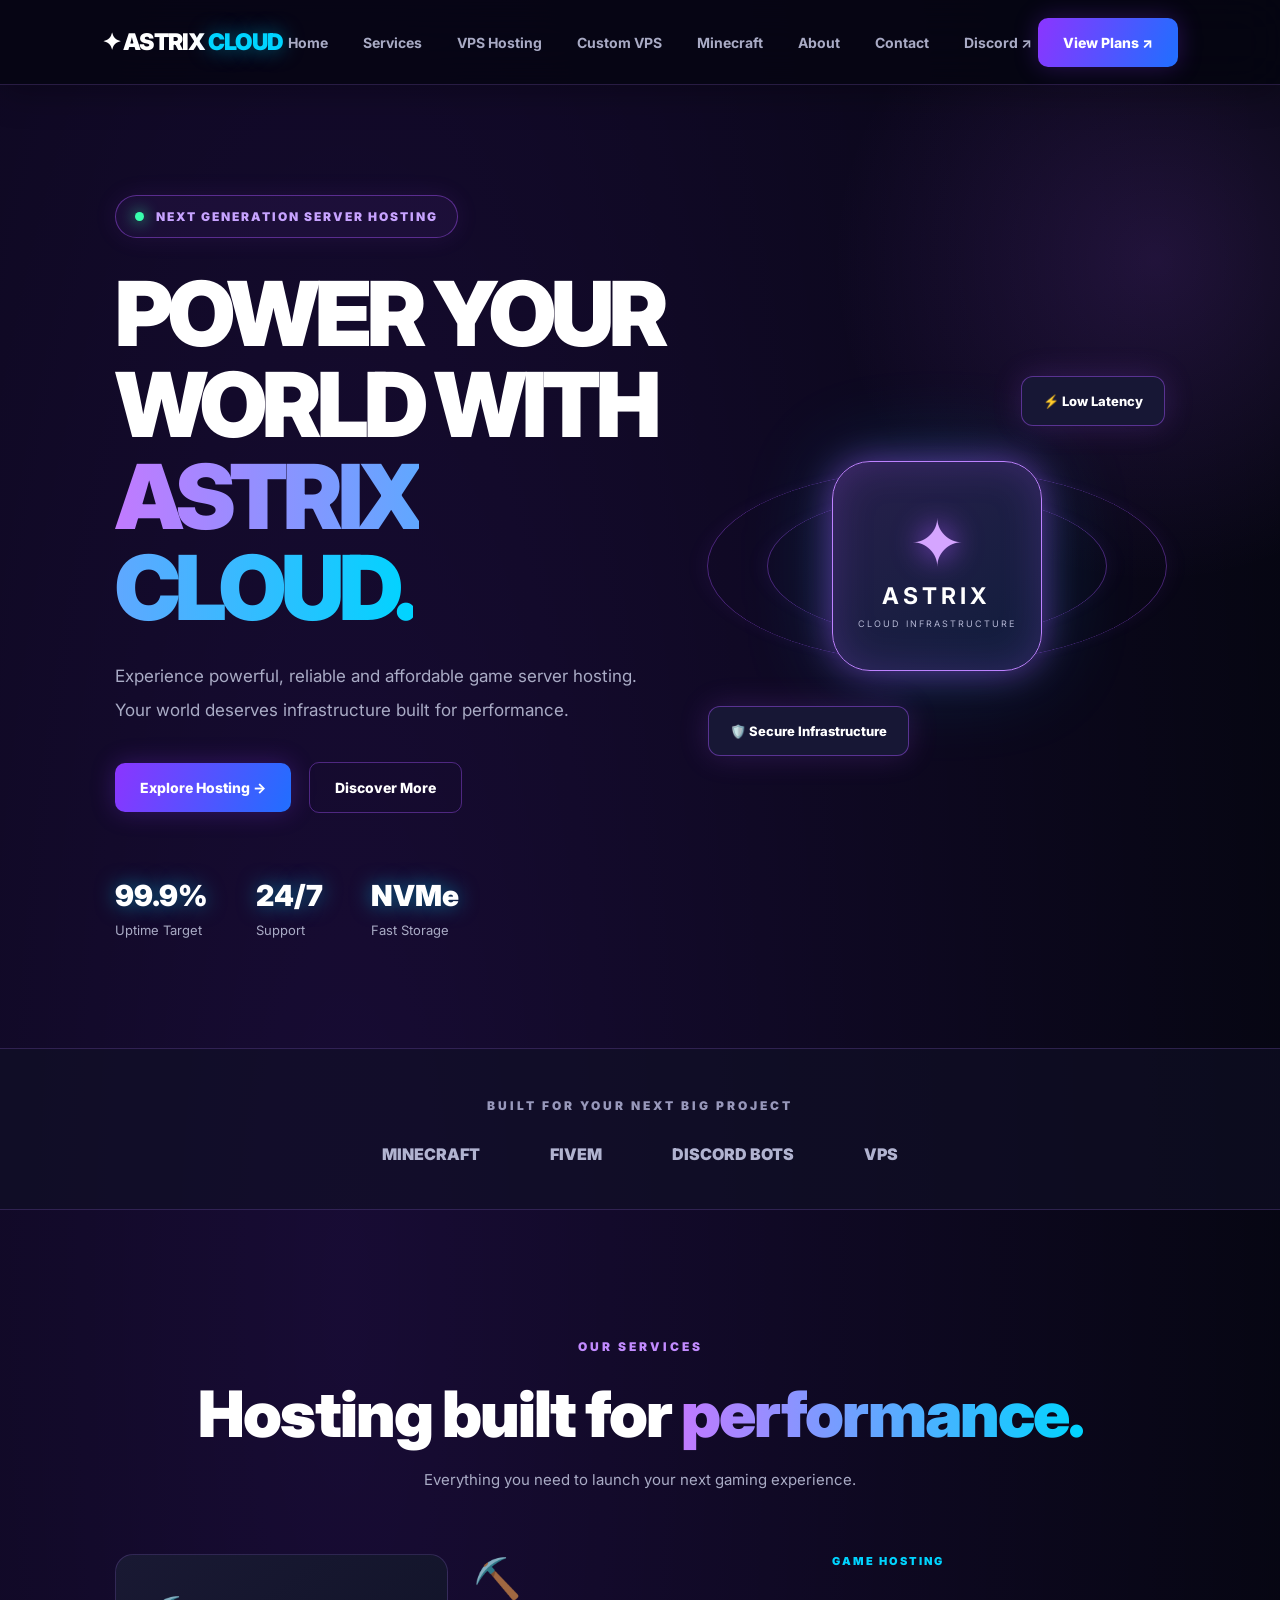
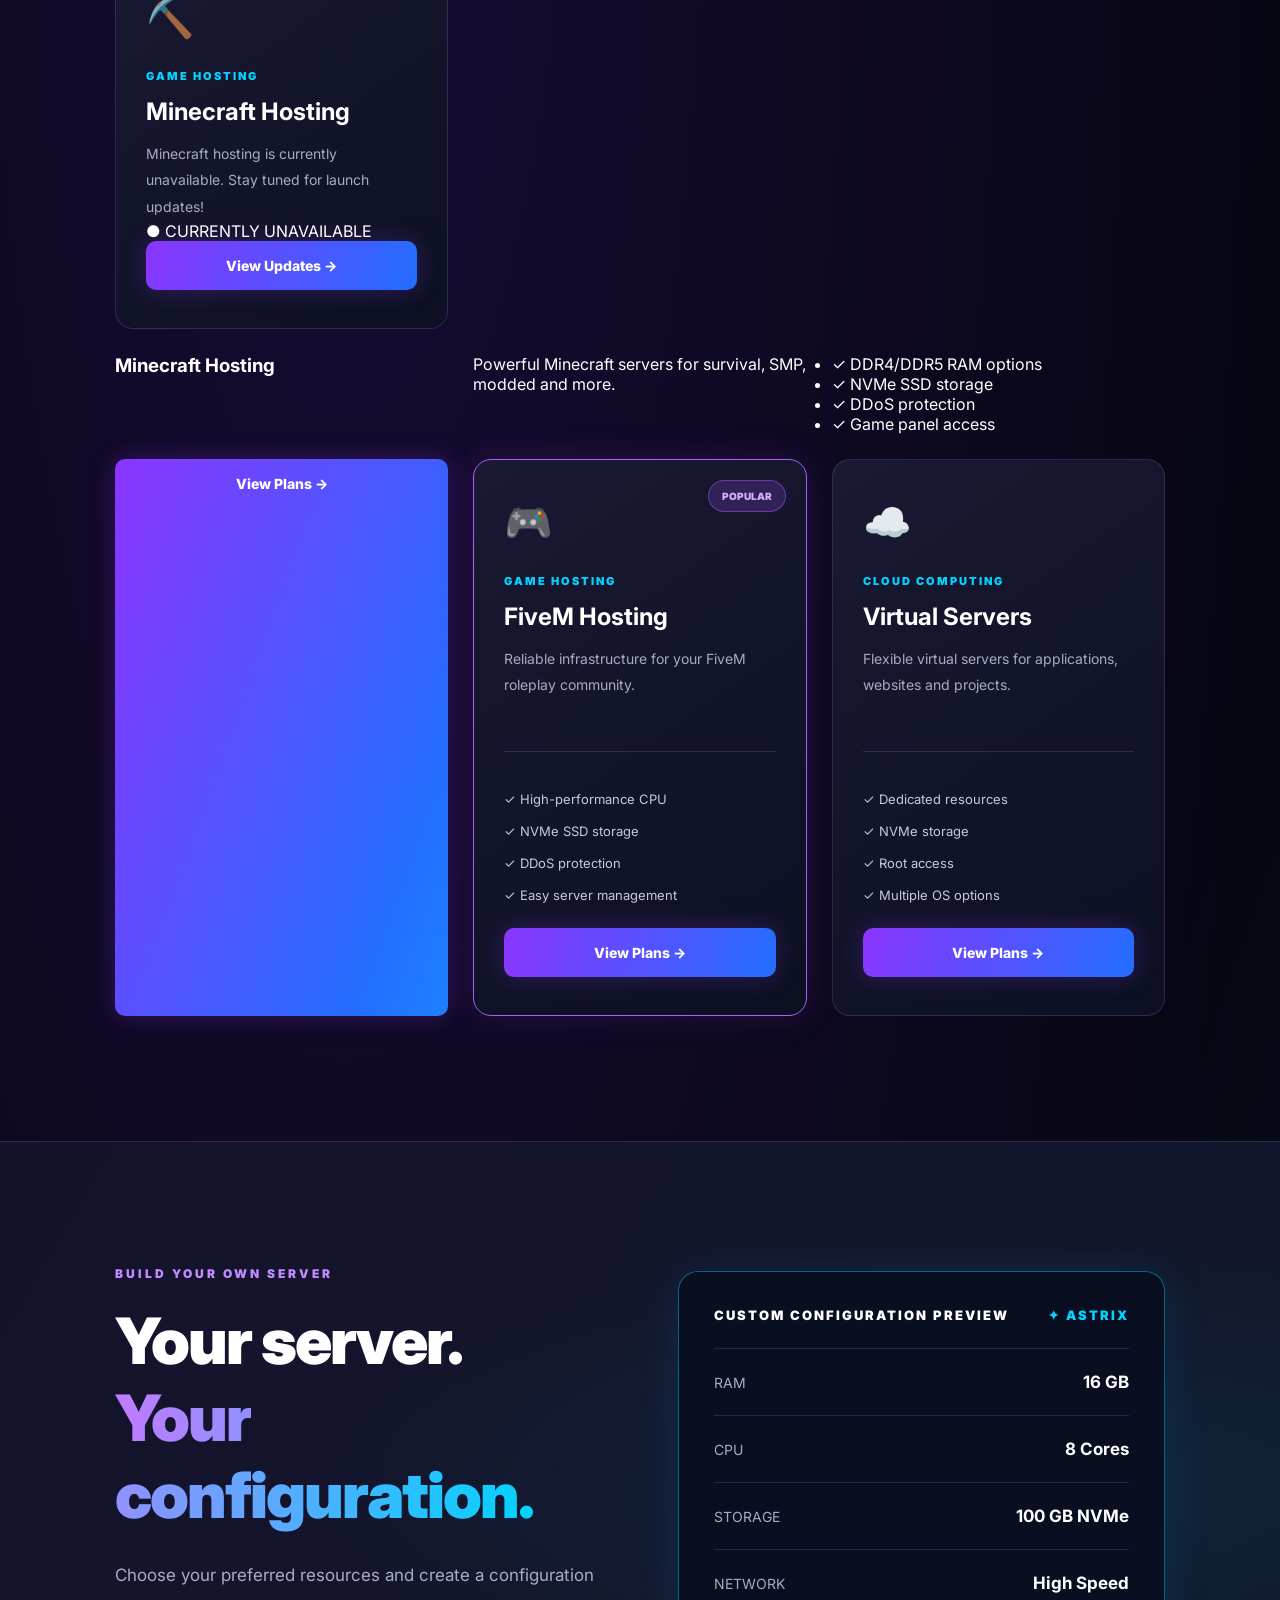
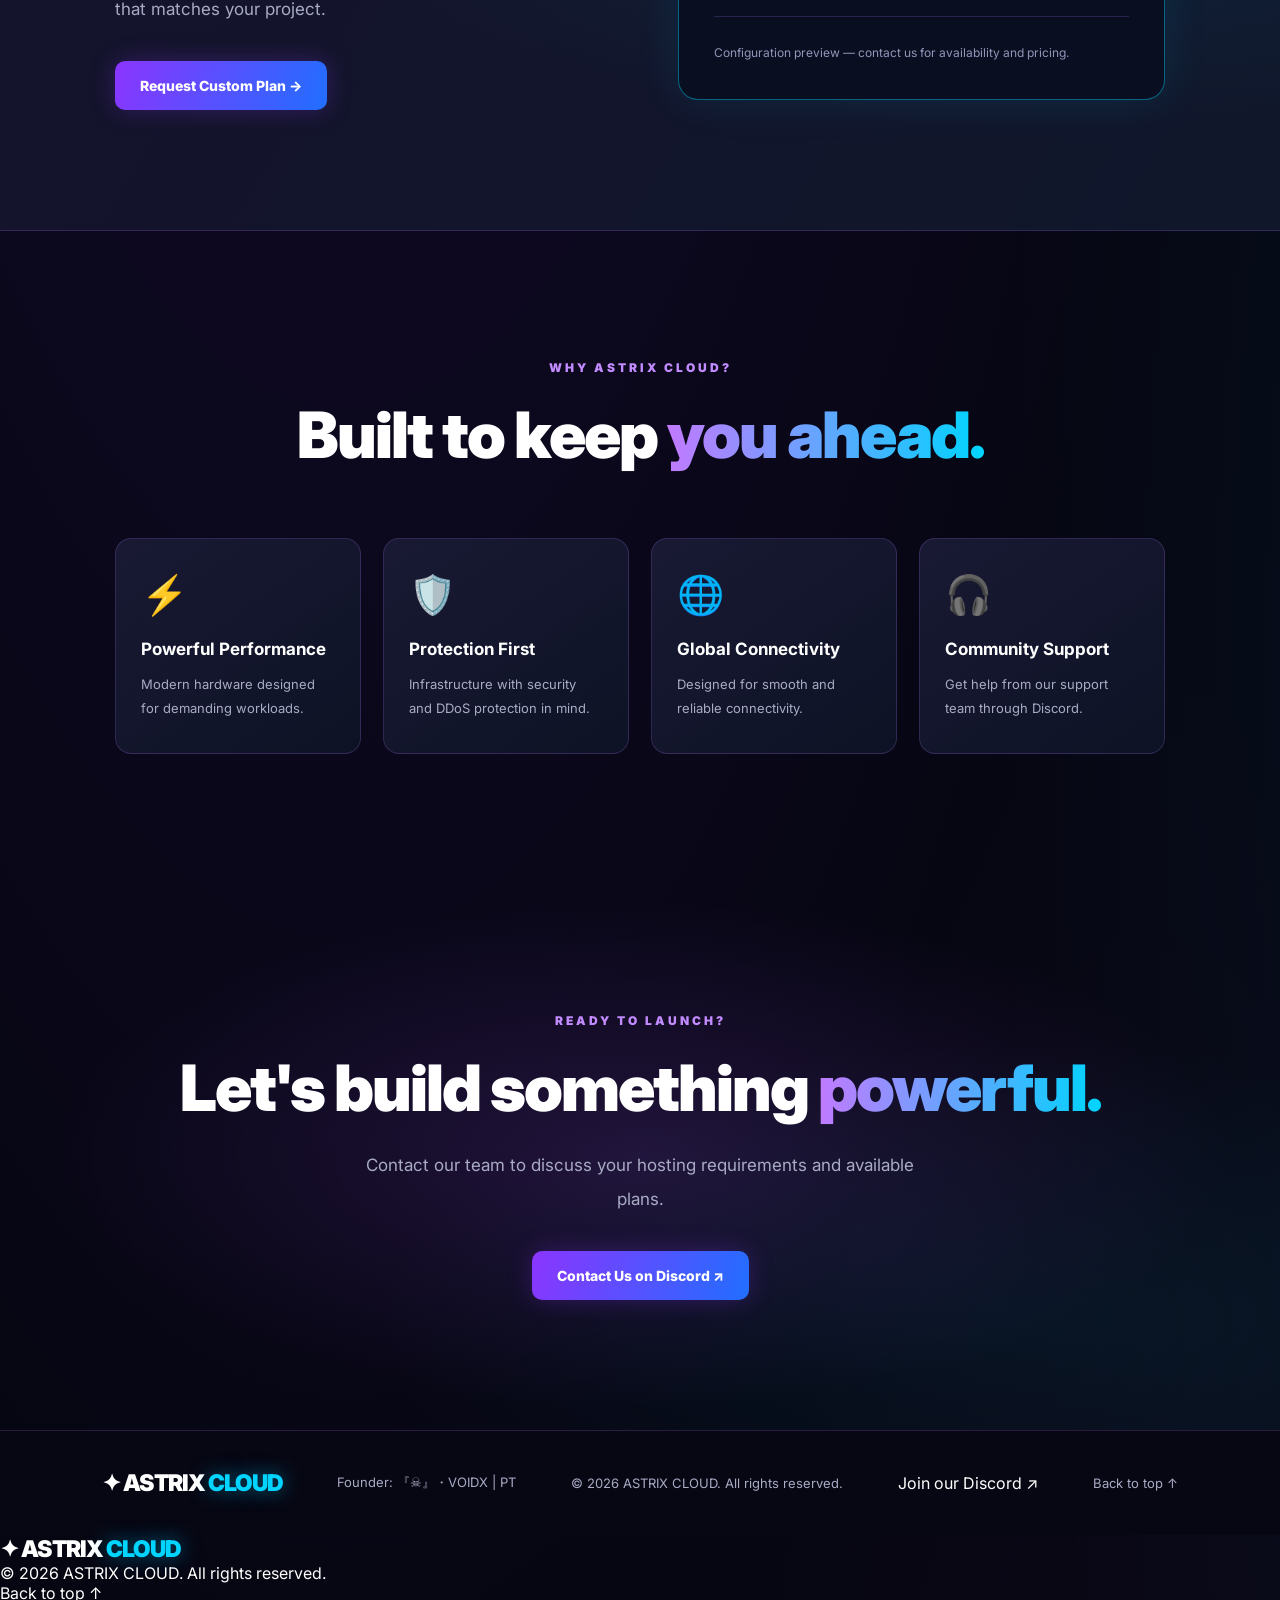
<file: index.html>
<!DOCTYPE html>
<html lang="en">
<head>
  <meta charset="UTF-8">
  <meta name="viewport" content="width=device-width, initial-scale=1.0">
  <meta name="theme-color" content="#050510">
  <meta name="description" content="ASTRIX CLOUD - Powerful Minecraft, FiveM and VPS hosting.">
  <title>ASTRIX CLOUD | Premium Server Hosting</title>
  <link rel="preconnect" href="https://fonts.googleapis.com">
  <link rel="preconnect" href="https://fonts.gstatic.com" crossorigin>
  <link href="https://fonts.googleapis.com/css2?family=Inter:wght@400;500;600;700;800;900&display=swap" rel="stylesheet">
  <link rel="stylesheet" href="style.css">
</head>

<body>

<header class="navbar">
  <a href="#home" class="logo">✦ ASTRIX <span>CLOUD</span></a>

  
  <nav class="nav-links">
    <a href="index.html">Home</a>
    <a href="services.html">Services</a>
    <a href="vps.html">VPS Hosting</a>
    <a href="custom.html">Custom VPS</a>
    <a href="minecraft.html">Minecraft</a>
    <a href="about.html">About</a>
    <a href="contact.html">Contact</a>
    <a href="https://discord.gg/SZn3gCpNH" target="_blank" rel="noopener noreferrer">Discord ↗</a>
  </nav>

  <a href="vps.html" class="nav-btn">View Plans ↗</a>
  <button class="menu" aria-label="Open navigation">☰</button>

</header>

<main>

<section class="hero" id="home">
  <div class="hero-content">
    <div class="tag"><span class="pulse"></span> NEXT GENERATION SERVER HOSTING</div>

    <h1>
      POWER YOUR<br>
      WORLD WITH<br>
      <span>ASTRIX CLOUD.</span>
    </h1>

    <p>
      Experience powerful, reliable and affordable game server hosting.
      Your world deserves infrastructure built for performance.
    </p>

    <div class="hero-actions">
      <a href="#hosting" class="primary-btn">Explore Hosting →</a>
      <a href="#features" class="secondary-btn">Discover More</a>
    </div>

    <div class="stats">
      <div><strong>99.9%</strong><small>Uptime Target</small></div>
      <div><strong>24/7</strong><small>Support</small></div>
      <div><strong>NVMe</strong><small>Fast Storage</small></div>
    </div>
  </div>

  <div class="hero-visual">
    <div class="orbit orbit-one"></div>
    <div class="orbit orbit-two"></div>

    <div class="core">
      <div class="core-icon">✦</div>
      <h3>ASTRIX</h3>
      <span>CLOUD INFRASTRUCTURE</span>
    </div>

    <div class="float-card card-top">⚡ Low Latency</div>
    <div class="float-card card-bottom">🛡️ Secure Infrastructure</div>
  </div>
</section>

<section class="trusted">
  <span>BUILT FOR YOUR NEXT BIG PROJECT</span>
  <div>
    <span>MINECRAFT</span>
    <span>FIVEM</span>
    <span>DISCORD BOTS</span>
    <span>VPS</span>
  </div>
</section>

<section class="section" id="hosting">
  <div class="section-heading">
    <span class="eyebrow">OUR SERVICES</span>
    <h2>Hosting built for <span>performance.</span></h2>
    <p>Everything you need to launch your next gaming experience.</p>
  </div>

  <div class="plans">

    
<article class="plan">
  <div class="plan-icon">⛏️</div>
  <span class="plan-type">GAME HOSTING</span>
  <h3>Minecraft Hosting</h3>
  <p>Minecraft hosting is currently unavailable. Stay tuned for launch updates!</p>
  <span class="unavailable">● CURRENTLY UNAVAILABLE</span>
  <a href="minecraft.html" class="plan-btn">View Updates →</a>
</article>

      <div class="plan-icon">⛏️</div>
      <span class="plan-type">GAME HOSTING</span>
      <h3>Minecraft Hosting</h3>
      <p>Powerful Minecraft servers for survival, SMP, modded and more.</p>
      <ul>
        <li>✓ DDR4/DDR5 RAM options</li>
        <li>✓ NVMe SSD storage</li>
        <li>✓ DDoS protection</li>
        <li>✓ Game panel access</li>
      </ul>
      <a href="#contact" class="plan-btn">View Plans →</a>
    </article>

    <article class="plan featured">
      <span class="popular">POPULAR</span>
      <div class="plan-icon">🎮</div>
      <span class="plan-type">GAME HOSTING</span>
      <h3>FiveM Hosting</h3>
      <p>Reliable infrastructure for your FiveM roleplay community.</p>
      <ul>
        <li>✓ High-performance CPU</li>
        <li>✓ NVMe SSD storage</li>
        <li>✓ DDoS protection</li>
        <li>✓ Easy server management</li>
      </ul>
      <a href="#contact" class="plan-btn">View Plans →</a>
    </article>

    <article class="plan" id="vps">
      <div class="plan-icon">☁️</div>
      <span class="plan-type">CLOUD COMPUTING</span>
      <h3>Virtual Servers</h3>
      <p>Flexible virtual servers for applications, websites and projects.</p>
      <ul>
        <li>✓ Dedicated resources</li>
        <li>✓ NVMe storage</li>
        <li>✓ Root access</li>
        <li>✓ Multiple OS options</li>
      </ul>
      <a href="#contact" class="plan-btn">View Plans →</a>
    </article>

  </div>
</section>

<section class="custom-section">
  <div class="custom-content">
    <span class="eyebrow">BUILD YOUR OWN SERVER</span>
    <h2>Your server.<br><span>Your configuration.</span></h2>
    <p>
      Choose your preferred resources and create a configuration
      that matches your project.
    </p>
    <a href="#contact" class="primary-btn">Request Custom Plan →</a>
  </div>

  <div class="custom-box">
    <div class="custom-title">
      CUSTOM CONFIGURATION PREVIEW
      <span>✦ ASTRIX</span>
    </div>

    <div class="resource">
      <label>RAM</label>
      <strong>16 GB</strong>
    </div>
    <div class="resource">
      <label>CPU</label>
      <strong>8 Cores</strong>
    </div>
    <div class="resource">
      <label>STORAGE</label>
      <strong>100 GB NVMe</strong>
    </div>
    <div class="resource">
      <label>NETWORK</label>
      <strong>High Speed</strong>
    </div>

    <p class="config-note">
      Configuration preview — contact us for availability and pricing.
    </p>
  </div>
</section>

<section class="section" id="features">
  <div class="section-heading">
    <span class="eyebrow">WHY ASTRIX CLOUD?</span>
    <h2>Built to keep <span>you ahead.</span></h2>
  </div>

  <div class="features">
    <article class="feature">
      <div>⚡</div>
      <h3>Powerful Performance</h3>
      <p>Modern hardware designed for demanding workloads.</p>
    </article>

    <article class="feature">
      <div>🛡️</div>
      <h3>Protection First</h3>
      <p>Infrastructure with security and DDoS protection in mind.</p>
    </article>

    <article class="feature">
      <div>🌐</div>
      <h3>Global Connectivity</h3>
      <p>Designed for smooth and reliable connectivity.</p>
    </article>

    <article class="feature">
      <div>🎧</div>
      <h3>Community Support</h3>
      <p>Get help from our support team through Discord.</p>
    </article>
  </div>
</section>

<section class="contact" id="contact">
  <span class="eyebrow">READY TO LAUNCH?</span>
  <h2>Let's build something <span>powerful.</span></h2>
  <p>Contact our team to discuss your hosting requirements and available plans.</p>
  <a href="https://discord.com/" target="_blank" rel="noopener noreferrer" class="primary-btn">
    Contact Us on Discord ↗
  </a>
</section>

</main>


<footer>
  <a href="index.html" class="logo">✦ ASTRIX <span>CLOUD</span></a>

  <p>
    Founder:
    <a href="https://discord.com/channels/@me/1573220129108664345"
       target="_blank" rel="noopener noreferrer">
      『☠』・VOIDX | PT
    </a>
  </p>

  <p>© 2026 ASTRIX CLOUD. All rights reserved.</p>

  <a href="https://discord.gg/SZn3gCpNH"
     target="_blank" rel="noopener noreferrer">
    Join our Discord ↗
  </a>

  <a href="#home">Back to top ↑</a>
</footer>

  <a href="#home" class="logo">✦ ASTRIX <span>CLOUD</span></a>
  <p>© 2026 ASTRIX CLOUD. All rights reserved.</p>
  <a href="#home">Back to top ↑</a>
</footer>

<script src="script.js"></script>
</body>
</html>
</file>
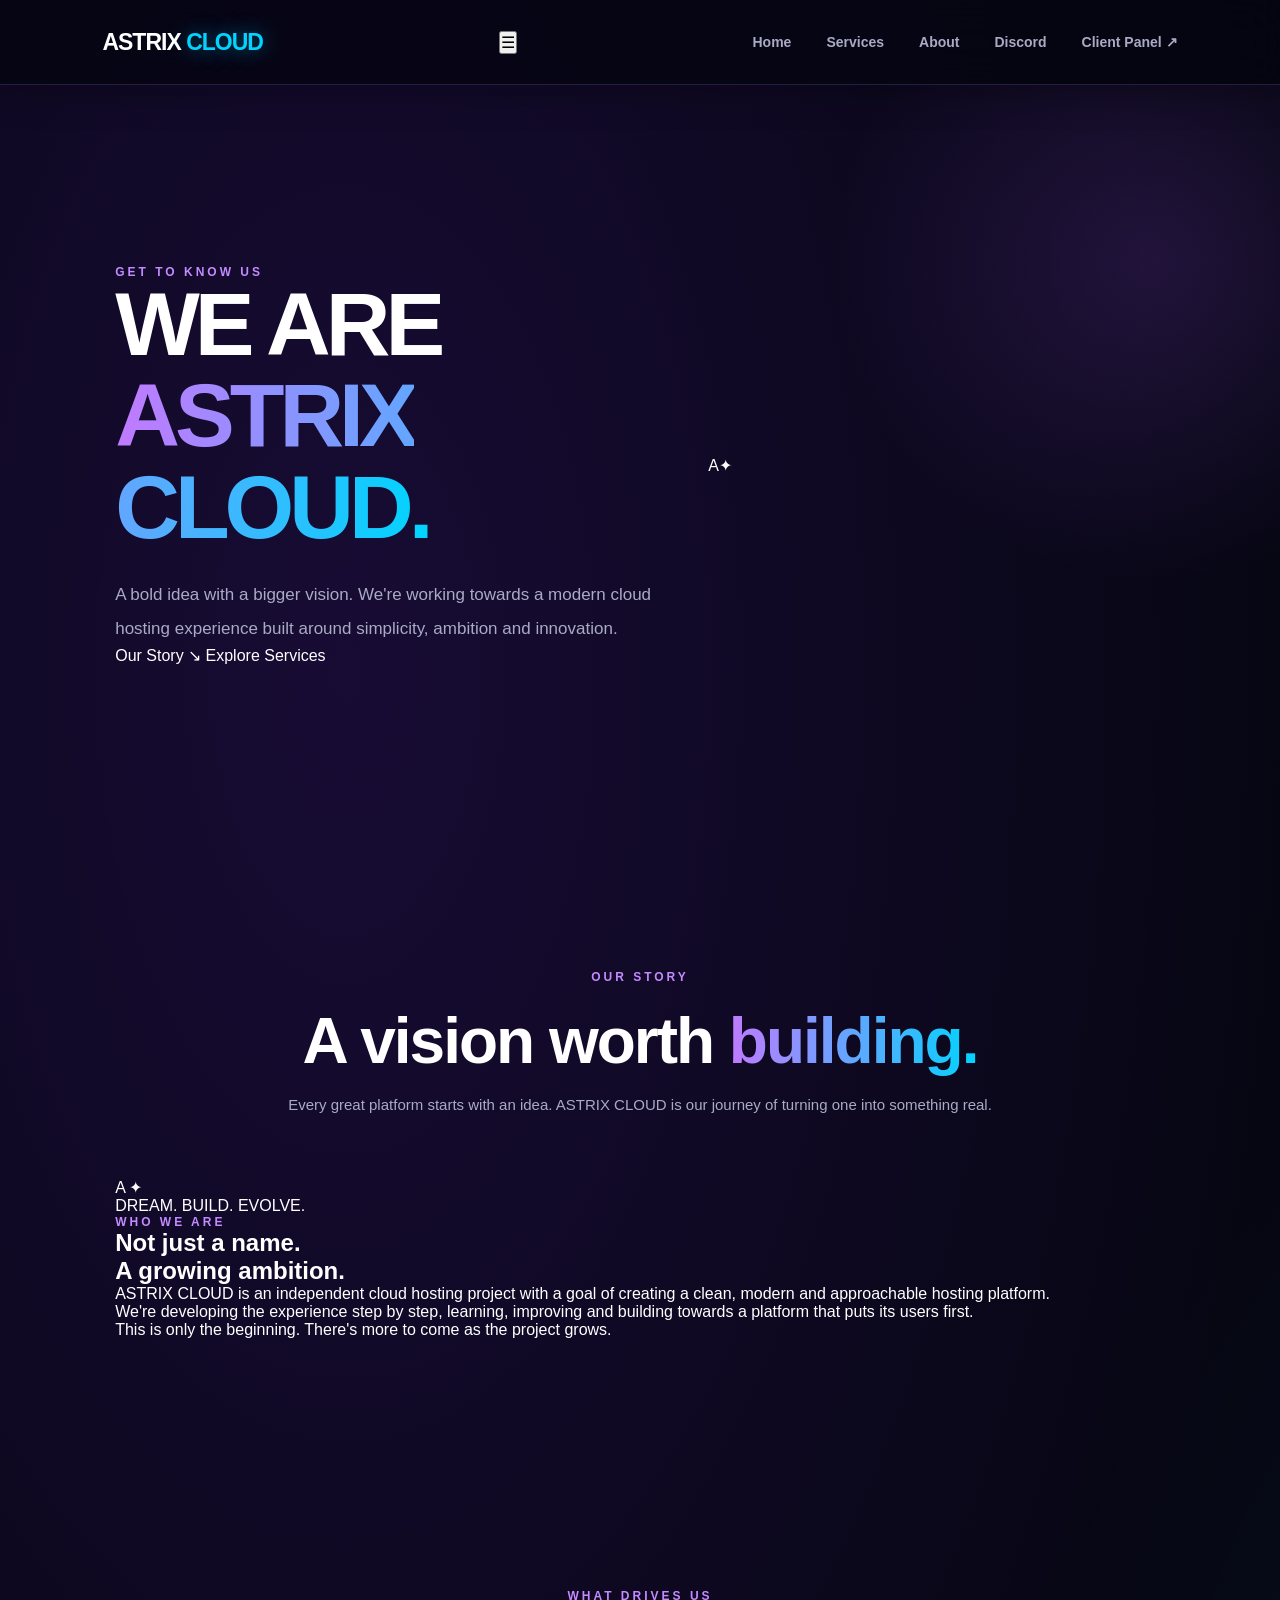
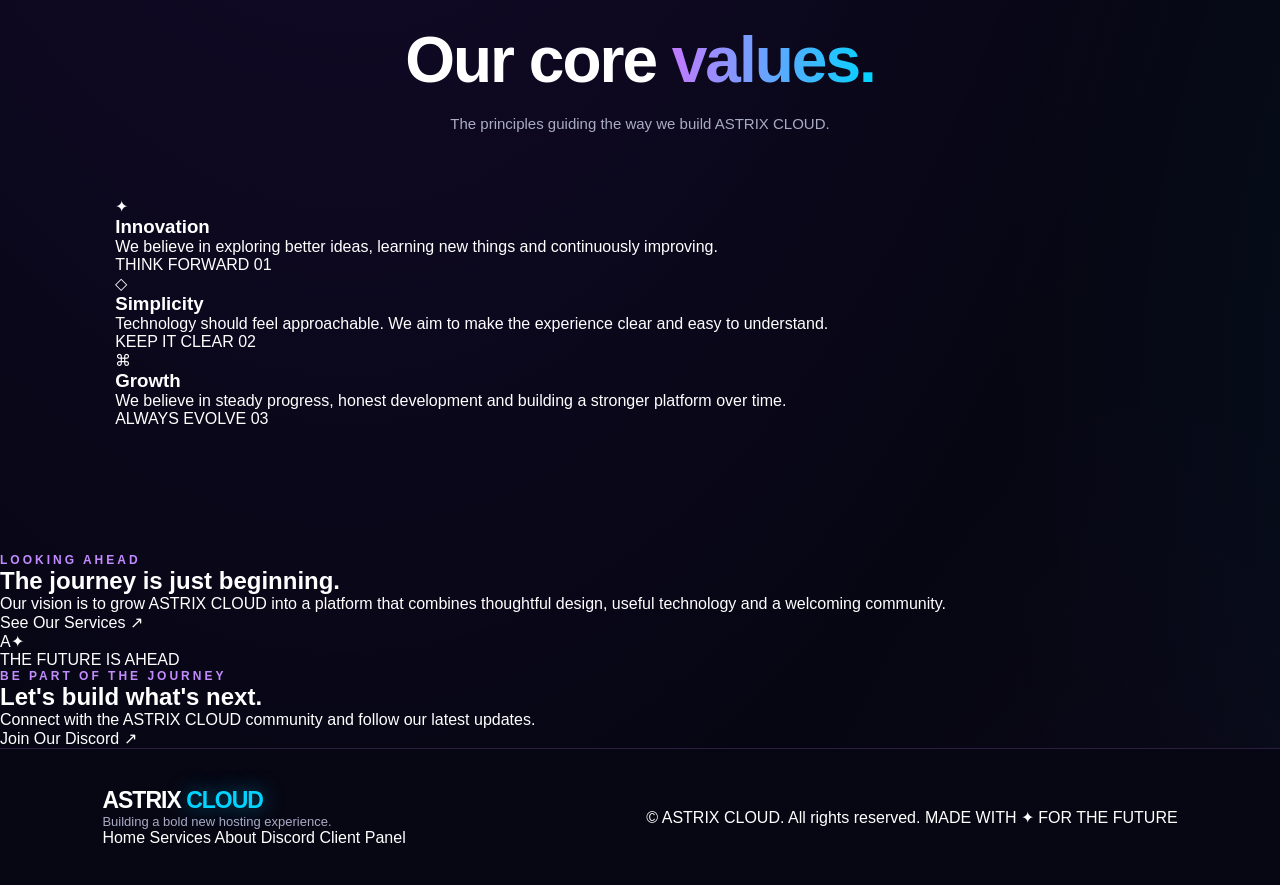
<file: about.html>
<!DOCTYPE html>
<html lang="en">
<head>
  <meta charset="UTF-8">
  <meta name="viewport" content="width=device-width, initial-scale=1.0">
  <meta name="theme-color" content="#080612">
  <meta name="description" content="Discover the vision, values and journey behind ASTRIX CLOUD.">
  <title>About Us — ASTRIX CLOUD</title>
  <link rel="preconnect" href="https://fonts.googleapis.com">
  <link rel="preconnect" href="https://fonts.gstatic.com" crossorigin>
  <link href="https://fonts.googleapis.com/css2?family=Orbitron:wght@500;600;700;800&family=Rajdhani:wght@400;500;600;700&display=swap" rel="stylesheet">
  <link rel="stylesheet" href="style.css">
</head>

<body>
  <div class="scroll-progress"></div>
  <div class="ambient"></div>
  <div class="site-grid"></div>
  <div class="cursor-glow"></div>

  <!-- NAVIGATION -->
  <header class="navbar">
    <a class="logo" href="index.html">ASTRIX <span>CLOUD</span></a>

    <button class="menu-toggle" type="button" aria-label="Toggle navigation" aria-expanded="false">☰</button>

    <nav class="nav-links" aria-label="Main navigation">
      <a href="index.html">Home</a>
      <a href="services.html">Services</a>
      <a href="about.html" class="active">About</a>
      <a href="https://discord.gg/RMEctBCFh" target="_blank" rel="noopener noreferrer">Discord</a>
      <a href="PANEL.HTML" class="nav-cta">Client Panel ↗</a>
    </nav>
  </header>

  <main>
    <!-- HERO -->
    <section class="hero page-shell reveal">
      <div class="hero-content">
        <div class="eyebrow"><span class="status-dot"></span> GET TO KNOW US</div>
        <h1>WE ARE<br><span class="gradient-text">ASTRIX CLOUD.</span></h1>
        <p>
          A bold idea with a bigger vision.
          We're working towards a modern cloud hosting experience
          built around simplicity, ambition and innovation.
        </p>
        <div class="actions">
          <a href="#our-story" class="button button-primary">Our Story ↘</a>
          <a href="services.html" class="button button-secondary">Explore Services</a>
        </div>
      </div>

      <div class="hero-orb" aria-hidden="true">
        <div class="orb-ring ring-one"></div>
        <div class="orb-ring ring-two"></div>
        <div class="orb-ring ring-three"></div>
        <div class="orb-core">A<span>✦</span></div>
      </div>
    </section>

    <!-- OUR STORY -->
    <section class="section page-shell" id="our-story">
      <div class="section-heading reveal">
        <div class="eyebrow">OUR STORY</div>
        <h2>A vision worth <span class="gradient-text">building.</span></h2>
        <p>Every great platform starts with an idea. ASTRIX CLOUD is our journey of turning one into something real.</p>
      </div>

      <div class="about-layout">
        <div class="about-visual reveal">
          <div class="about-visual-ring ring-one"></div>
          <div class="about-visual-ring ring-two"></div>
          <div class="about-visual-core">
            <span class="about-a">A</span>
            <span class="about-star">✦</span>
          </div>
          <span class="visual-caption">DREAM. BUILD. EVOLVE.</span>
        </div>

        <div class="about-content reveal">
          <div class="eyebrow">WHO WE ARE</div>
          <h2>Not just a name.<br><span class="gradient-text">A growing ambition.</span></h2>
          <p>
            ASTRIX CLOUD is an independent cloud hosting project
            with a goal of creating a clean, modern and approachable
            hosting platform.
          </p>
          <p>
            We're developing the experience step by step,
            learning, improving and building towards a platform
            that puts its users first.
          </p>
          <p>
            This is only the beginning. There's more to come
            as the project grows.
          </p>
        </div>
      </div>
    </section>

    <!-- VALUES -->
    <section class="section page-shell">
      <div class="section-heading reveal">
        <div class="eyebrow">WHAT DRIVES US</div>
        <h2>Our core <span class="gradient-text">values.</span></h2>
        <p>The principles guiding the way we build ASTRIX CLOUD.</p>
      </div>

      <div class="service-grid">
        <article class="service-card reveal">
          <div class="service-icon">✦</div>
          <h3>Innovation</h3>
          <p>We believe in exploring better ideas, learning new things and continuously improving.</p>
          <div class="card-line"></div>
          <div class="card-footer">
            <span>THINK FORWARD</span>
            <span>01</span>
          </div>
        </article>

        <article class="service-card reveal">
          <div class="service-icon">◇</div>
          <h3>Simplicity</h3>
          <p>Technology should feel approachable. We aim to make the experience clear and easy to understand.</p>
          <div class="card-line"></div>
          <div class="card-footer">
            <span>KEEP IT CLEAR</span>
            <span>02</span>
          </div>
        </article>

        <article class="service-card reveal">
          <div class="service-icon">⌘</div>
          <h3>Growth</h3>
          <p>We believe in steady progress, honest development and building a stronger platform over time.</p>
          <div class="card-line"></div>
          <div class="card-footer">
            <span>ALWAYS EVOLVE</span>
            <span>03</span>
          </div>
        </article>
      </div>
    </section>

    <!-- VISION -->
    <section class="preview-band page-shell reveal">
      <div class="preview-content">
        <div class="eyebrow">LOOKING AHEAD</div>
        <h2>The journey is just <span class="gradient-text">beginning.</span></h2>
        <p>
          Our vision is to grow ASTRIX CLOUD into a platform
          that combines thoughtful design, useful technology
          and a welcoming community.
        </p>
        <a href="services.html" class="button button-primary">See Our Services ↗</a>
      </div>

      <div class="preview-art" aria-hidden="true">
        <div class="preview-ring ring-a"></div>
        <div class="preview-ring ring-b"></div>
        <div class="preview-symbol">A<span>✦</span></div>
        <div class="preview-caption">THE FUTURE IS AHEAD</div>
      </div>
    </section>

    <!-- COMMUNITY CTA -->
    <section class="cta-section page-shell reveal">
      <div class="eyebrow">BE PART OF THE JOURNEY</div>
      <h2>Let's build what's <span class="gradient-text">next.</span></h2>
      <p>Connect with the ASTRIX CLOUD community and follow our latest updates.</p>
      <a href="https://discord.gg/RMEctBCFh" class="button button-primary" target="_blank" rel="noopener noreferrer">Join Our Discord ↗</a>
    </section>
  </main>

  <!-- FOOTER -->
  <footer class="footer">
    <div class="footer-main page-shell">
      <a class="logo" href="index.html">ASTRIX <span>CLOUD</span></a>
      <p>Building a bold new hosting experience.</p>

      <div class="footer-links">
        <a href="index.html">Home</a>
        <a href="services.html">Services</a>
        <a href="about.html">About</a>
        <a href="https://discord.gg/RMEctBCFh" target="_blank" rel="noopener noreferrer">Discord</a>
        <a href="PANEL.HTML">Client Panel</a>
      </div>
    </div>

    <div class="copyright page-shell">
      <span>© <span id="year"></span> ASTRIX CLOUD. All rights reserved.</span>
      <span class="credit">MADE WITH ✦ FOR THE FUTURE</span>
    </div>
  </footer>

  <script src="script.js"></script>
</body>
</html>
</file>
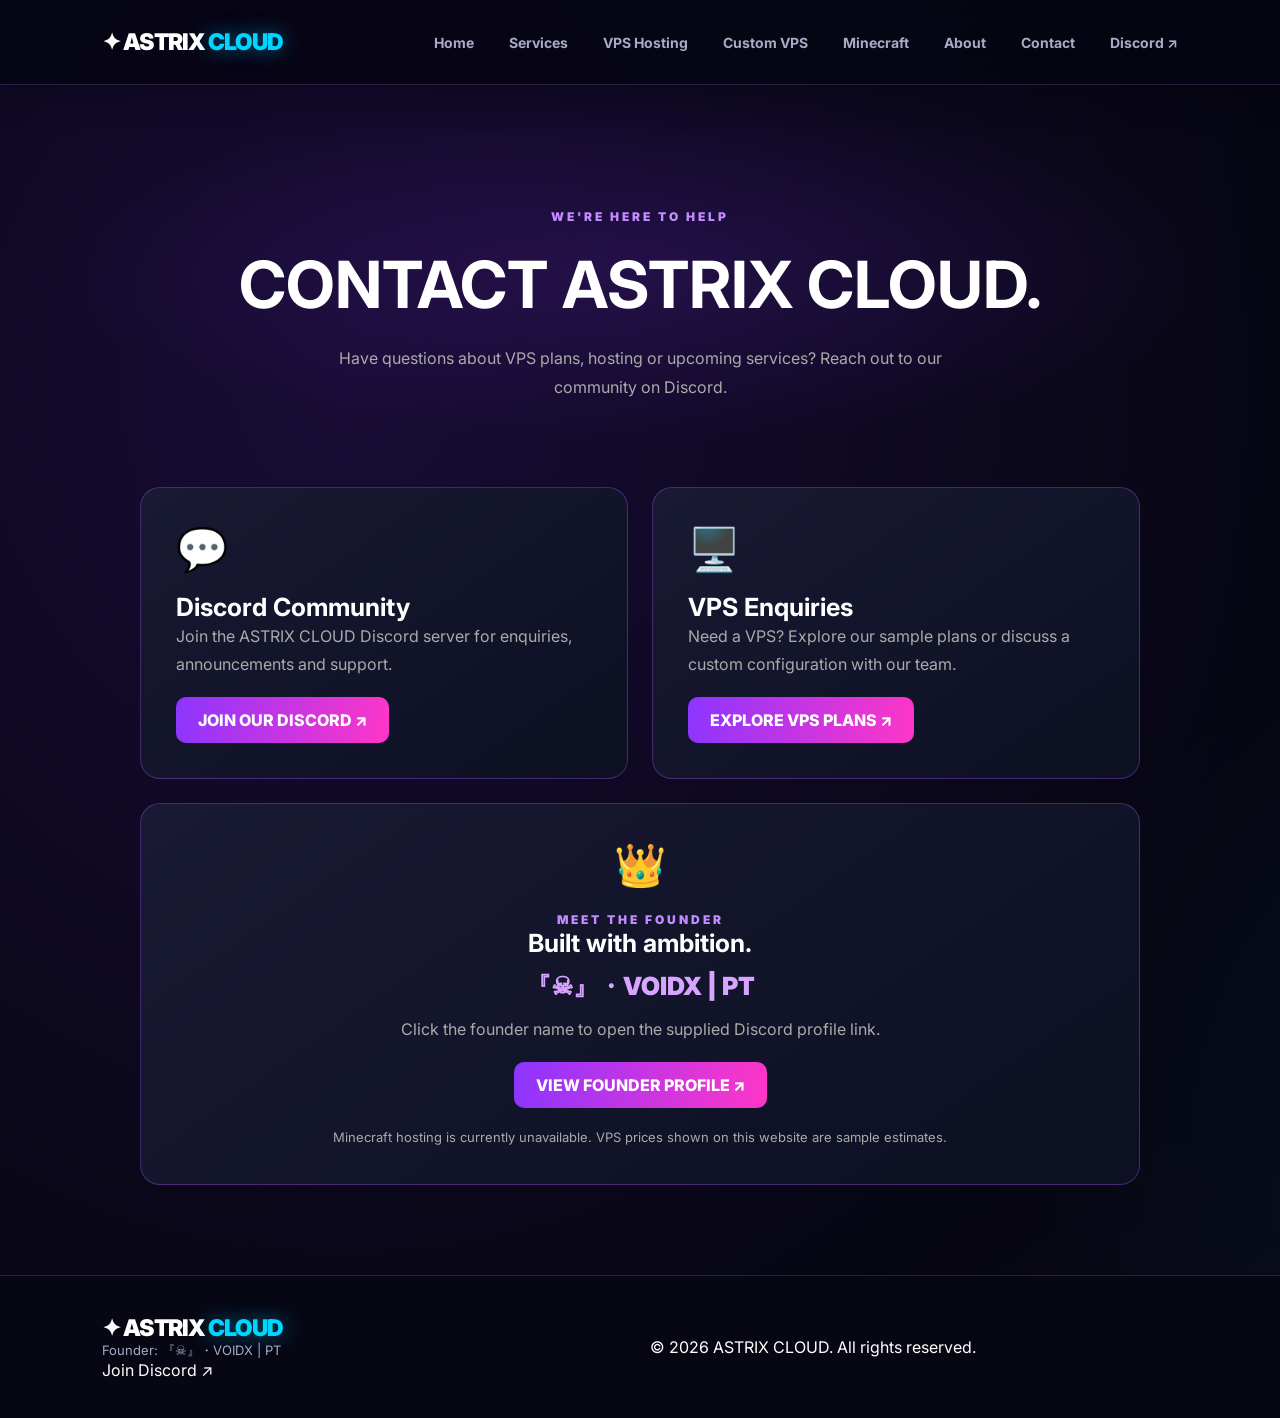
<file: contact.html>
<!DOCTYPE html>
<html lang="en">
<head>
  <meta charset="UTF-8">
  <meta name="viewport" content="width=device-width, initial-scale=1.0">
  <meta name="theme-color" content="#050510">
  <title>Contact — ASTRIX CLOUD</title>
  <link rel="preconnect" href="https://fonts.googleapis.com">
  <link rel="preconnect" href="https://fonts.gstatic.com" crossorigin>
  <link href="https://fonts.googleapis.com/css2?family=Inter:wght@400;500;600;700;800;900&display=swap" rel="stylesheet">
  <link rel="stylesheet" href="style.css">
  <style>
    .contact-hero { text-align:center; padding:120px 20px 55px; background:radial-gradient(ellipse at center,#8b35ff25,transparent 65%); }
    .contact-hero h1 { font-size:clamp(36px,6vw,65px); margin:20px 0; }
    .contact-hero p { color:#aaa; max-width:650px; margin:auto; line-height:1.8; }
    .contact-grid { width:min(1000px,92%); margin:30px auto 90px; display:grid; grid-template-columns:repeat(2,minmax(0,1fr)); gap:24px; }
    .contact-card { padding:35px; border:1px solid #a855ff55; border-radius:20px; background:linear-gradient(145deg,#191933,#0c1022); transition:.3s; }
    .contact-card:hover { transform:translateY(-8px); box-shadow:0 12px 40px #a855ff35; border-color:#e34bff; }
    .contact-icon { font-size:42px; margin-bottom:18px; }
    .contact-card h2 { font-size:25px; }
    .contact-card p { color:#aaa; line-height:1.8; }
    .contact-link { display:inline-block; margin-top:18px; padding:13px 22px; border-radius:10px; color:white; font-weight:800; background:linear-gradient(100deg,#8b35ff,#ff36c7); }
    .founder-card { grid-column:1/-1; text-align:center; }
    .founder-name { display:inline-block; margin:12px 0; color:#d7a5ff; font-size:25px; font-weight:900; }
    .contact-note { color:#ffcf78; font-size:13px; margin-top:18px; }
    .page-shell { width:min(1100px,92%); margin-inline:auto; }
    @media(max-width:650px) { .contact-grid { grid-template-columns:1fr; } .founder-card { grid-column:auto; } }
  </style>
</head>
<body>
  <header class="navbar">
    <a href="index.html" class="logo">✦ ASTRIX <span>CLOUD</span></a>
    <nav class="nav-links">
      <a href="index.html">Home</a>
      <a href="services.html">Services</a>
      <a href="vps.html">VPS Hosting</a>
      <a href="custom.html">Custom VPS</a>
      <a href="minecraft.html">Minecraft</a>
      <a href="about.html">About</a>
      <a href="contact.html" class="active">Contact</a>
      <a href="https://discord.gg/SZn3gCpNH" target="_blank" rel="noopener noreferrer">Discord ↗</a>
    </nav>
  </header>

  <main>
    <section class="contact-hero">
      <span class="eyebrow">WE'RE HERE TO HELP</span>
      <h1>CONTACT <span class="gradient-text">ASTRIX CLOUD.</span></h1>
      <p>Have questions about VPS plans, hosting or upcoming services? Reach out to our community on Discord.</p>
    </section>

    <section class="contact-grid">
      <article class="contact-card">
        <div class="contact-icon">💬</div>
        <h2>Discord Community</h2>
        <p>Join the ASTRIX CLOUD Discord server for enquiries, announcements and support.</p>
        <a class="contact-link" href="https://discord.gg/SZn3gCpNH" target="_blank" rel="noopener noreferrer">JOIN OUR DISCORD ↗</a>
      </article>

      <article class="contact-card">
        <div class="contact-icon">🖥️</div>
        <h2>VPS Enquiries</h2>
        <p>Need a VPS? Explore our sample plans or discuss a custom configuration with our team.</p>
        <a class="contact-link" href="vps.html">EXPLORE VPS PLANS ↗</a>
      </article>

      <article class="contact-card founder-card">
        <div class="contact-icon">👑</div>
        <span class="eyebrow">MEET THE FOUNDER</span>
        <h2>Built with ambition.</h2>
        <a class="founder-name" href="https://discord.com/channels/@me/1573220129108664345" target="_blank" rel="noopener noreferrer">『☠』・VOIDX | PT</a>
        <p>Click the founder name to open the supplied Discord profile link.</p>
        <a class="contact-link" href="https://discord.com/channels/@me/1573220129108664345" target="_blank" rel="noopener noreferrer">VIEW FOUNDER PROFILE ↗</a>
        <p class="contact-note">Minecraft hosting is currently unavailable. VPS prices shown on this website are sample estimates.</p>
      </article>
    </section>
  </main>

  <footer class="footer">
    <div class="footer-main page-shell">
      <a href="index.html" class="logo">✦ ASTRIX <span>CLOUD</span></a>
      <p>Founder: <a href="https://discord.com/channels/@me/1573220129108664345" target="_blank" rel="noopener noreferrer">『☠』・VOIDX | PT</a></p>
      <a href="https://discord.gg/SZn3gCpNH" target="_blank" rel="noopener noreferrer">Join Discord ↗</a>
    </div>
    <div class="copyright page-shell">© 2026 ASTRIX CLOUD. All rights reserved.</div>
  </footer>
</body>
</html>
</file>
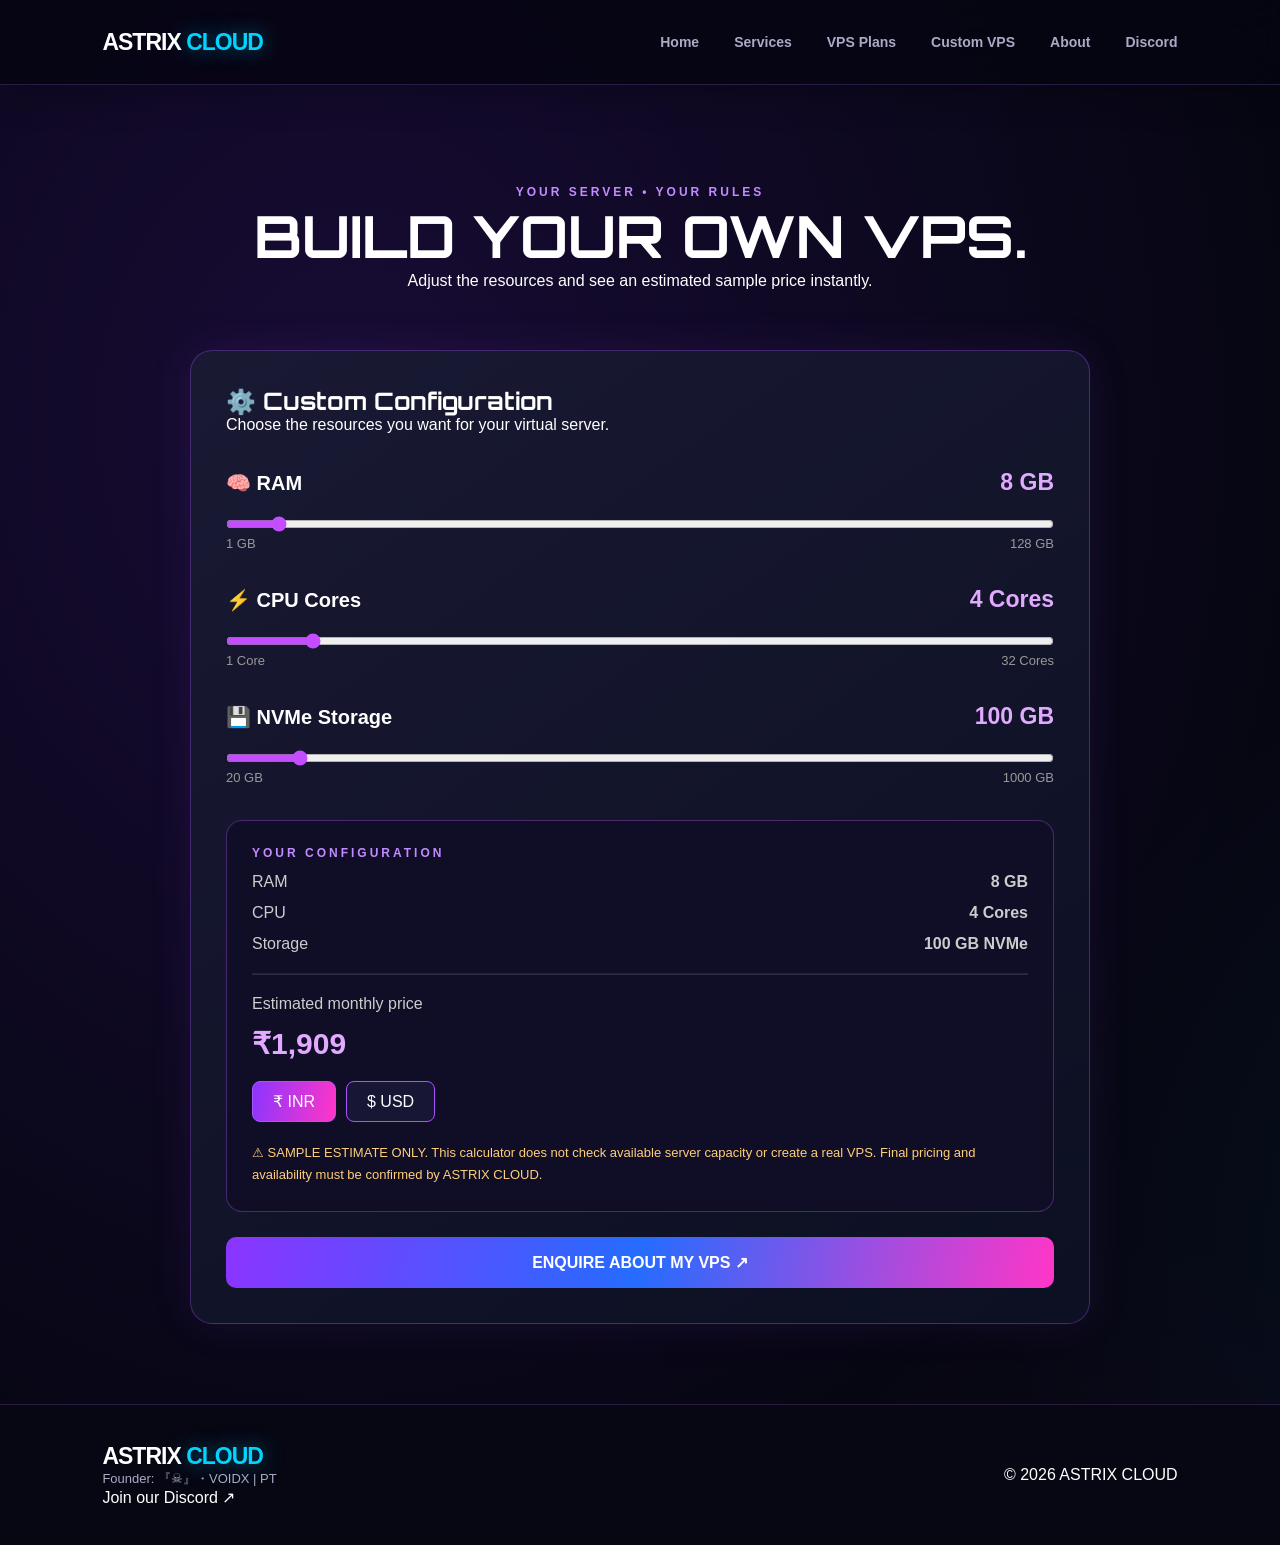
<file: custom.html>
<!DOCTYPE html>
<html lang="en">
<head>
  <meta charset="UTF-8">
  <meta name="viewport" content="width=device-width, initial-scale=1.0">
  <meta name="theme-color" content="#080612">
  <title>Custom VPS Builder — ASTRIX CLOUD</title>
  <link rel="preconnect" href="https://fonts.googleapis.com">
  <link rel="preconnect" href="https://fonts.gstatic.com" crossorigin>
  <link href="https://fonts.googleapis.com/css2?family=Orbitron:wght@500;600;700;800&family=Rajdhani:wght@400;500;600;700&display=swap" rel="stylesheet">
  <link rel="stylesheet" href="style.css">
  <style>
    .builder { max-width:900px; margin:40px auto 80px; padding:35px; border:1px solid #a855ff55; border-radius:22px; background:linear-gradient(145deg,#191933,#0c1022); box-shadow:0 0 45px #a855ff18; }
    .builder h2 { font-family:Orbitron,sans-serif; }
    .control { margin:35px 0; }
    .control-top { display:flex; justify-content:space-between; align-items:center; gap:12px; }
    .control-top label { font-size:20px; font-weight:800; }
    .value { color:#e2aaff; font-size:23px; font-weight:900; }
    input[type=range] { width:100%; accent-color:#c34dff; margin-top:20px; cursor:pointer; }
    .range-labels { display:flex; justify-content:space-between; color:#999; font-size:13px; }
    .summary { padding:25px; border:1px solid #bd5cff55; border-radius:16px; background:#100d27; margin-top:35px; }
    .summary-row { display:flex; justify-content:space-between; margin:13px 0; color:#ccc; }
    .total { font-size:30px; font-weight:900; color:#e2aaff; }
    .currency-options { display:flex; gap:10px; margin:20px 0; }
    .currency-options button { border:1px solid #a855ff; padding:10px 20px; color:white; background:#171735; border-radius:8px; cursor:pointer; }
    .currency-options button.active { background:linear-gradient(100deg,#8b35ff,#ff36c7); }
    .builder-note { color:#ffcf78; font-size:13px; line-height:1.7; margin-top:20px; }
    .build-button { display:block; width:100%; border:0; color:white; padding:16px; border-radius:10px; font-weight:900; font-size:16px; background:linear-gradient(100deg,#8b35ff,#256cff,#ff36c7); cursor:pointer; margin-top:25px; }
    .page-intro { text-align:center; padding:100px 8% 20px; }
    .page-intro h1 { font-family:Orbitron,sans-serif; font-size:clamp(32px,6vw,58px); }
    @media(max-width:600px) { .builder { padding:20px; margin:25px 12px 60px; } }
  </style>
</head>
<body>
  <header class="navbar">
    <a class="logo" href="index.html">ASTRIX <span>CLOUD</span></a>
    <nav class="nav-links">
      <a href="index.html">Home</a>
      <a href="services.html">Services</a>
      <a href="vps.html">VPS Plans</a>
      <a href="custom.html" class="active">Custom VPS</a>
      <a href="about.html">About</a>
      <a href="https://discord.gg/SZn3gCpNH" target="_blank" rel="noopener noreferrer">Discord</a>
    </nav>
  </header>

  <main>
    <section class="page-intro">
      <div class="eyebrow">YOUR SERVER • YOUR RULES</div>
      <h1>BUILD YOUR <span class="gradient-text">OWN VPS.</span></h1>
      <p>Adjust the resources and see an estimated sample price instantly.</p>
    </section>

    <section class="builder">
      <h2>⚙️ Custom Configuration</h2>
      <p>Choose the resources you want for your virtual server.</p>

      <div class="control">
        <div class="control-top"><label for="ram">🧠 RAM</label><span class="value" id="ramValue">8 GB</span></div>
        <input id="ram" type="range" min="1" max="128" value="8" step="1">
        <div class="range-labels"><span>1 GB</span><span>128 GB</span></div>
      </div>

      <div class="control">
        <div class="control-top"><label for="cpu">⚡ CPU Cores</label><span class="value" id="cpuValue">4 Cores</span></div>
        <input id="cpu" type="range" min="1" max="32" value="4" step="1">
        <div class="range-labels"><span>1 Core</span><span>32 Cores</span></div>
      </div>

      <div class="control">
        <div class="control-top"><label for="storage">💾 NVMe Storage</label><span class="value" id="storageValue">100 GB</span></div>
        <input id="storage" type="range" min="20" max="1000" value="100" step="10">
        <div class="range-labels"><span>20 GB</span><span>1000 GB</span></div>
      </div>

      <div class="summary">
        <div class="eyebrow">YOUR CONFIGURATION</div>
        <div class="summary-row"><span>RAM</span><strong id="summaryRam">8 GB</strong></div>
        <div class="summary-row"><span>CPU</span><strong id="summaryCpu">4 Cores</strong></div>
        <div class="summary-row"><span>Storage</span><strong id="summaryStorage">100 GB NVMe</strong></div>
        <hr style="border-color:#ffffff20;margin:20px 0">
        <div class="summary-row"><span>Estimated monthly price</span></div>
        <div class="total" id="price">₹1,699</div>
        <div class="currency-options">
          <button class="active" id="inrButton" type="button">₹ INR</button>
          <button id="usdButton" type="button">$ USD</button>
        </div>
        <p class="builder-note">⚠ SAMPLE ESTIMATE ONLY. This calculator does not check available server capacity or create a real VPS. Final pricing and availability must be confirmed by ASTRIX CLOUD.</p>
      </div>

      <button class="build-button" id="orderButton" type="button">ENQUIRE ABOUT MY VPS ↗</button>
    </section>
  </main>

  <footer class="footer">
    <div class="footer-main page-shell">
      <a class="logo" href="index.html">ASTRIX <span>CLOUD</span></a>
      <p>Founder: <a class="founder-link" href="https://discord.com/channels/@me/1573220129108664345" target="_blank" rel="noopener noreferrer">『☠』・VOIDX | PT</a></p>
      <a href="https://discord.gg/SZn3gCpNH" target="_blank" rel="noopener noreferrer">Join our Discord ↗</a>
    </div>
    <div class="copyright page-shell">© 2026 ASTRIX CLOUD</div>
  </footer>

  <script>
    const ram = document.getElementById("ram");
    const cpu = document.getElementById("cpu");
    const storage = document.getElementById("storage");
    const price = document.getElementById("price");
    const inrButton = document.getElementById("inrButton");
    const usdButton = document.getElementById("usdButton");
    let currency = "inr";

    function updateBuilder() {
      const r = Number(ram.value);
      const c = Number(cpu.value);
      const s = Number(storage.value);

      document.getElementById("ramValue").textContent = r + " GB";
      document.getElementById("cpuValue").textContent = c + " Cores";
      document.getElementById("storageValue").textContent = s + " GB";

      document.getElementById("summaryRam").textContent = r + " GB";
      document.getElementById("summaryCpu").textContent = c + " Cores";
      document.getElementById("summaryStorage").textContent = s + " GB NVMe";

      const estimate = Math.round(99 + r * 115 + c * 160 + s * 2.5);
      price.textContent = currency === "inr"
        ? "₹" + estimate.toLocaleString("en-IN")
        : "$" + (estimate / 83).toFixed(2);
    }

    [ram, cpu, storage].forEach(input => input.addEventListener("input", updateBuilder));

    inrButton.addEventListener("click", () => {
      currency = "inr";
      inrButton.classList.add("active");
      usdButton.classList.remove("active");
      updateBuilder();
    });

    usdButton.addEventListener("click", () => {
      currency = "usd";
      usdButton.classList.add("active");
      inrButton.classList.remove("active");
      updateBuilder();
    });

    document.getElementById("orderButton").addEventListener("click", () => {
      const message = [
        "Hello ASTRIX CLOUD! I want to enquire about a custom VPS.",
        "RAM: " + ram.value + " GB",
        "CPU: " + cpu.value + " Cores",
        "Storage: " + storage.value + " GB NVMe",
        "Estimated price: " + price.textContent + " / month",
        "Please confirm actual availability and pricing."
      ].join("\n");

      window.open("https://discord.com/channels/@me", "_blank");
      alert("Please send your configuration to our team in the ASTRIX CLOUD Discord server: https://discord.gg/SZn3gCpNH\n\n" + message);
    });

    updateBuilder();
  </script>
</body>
</html>
</file>
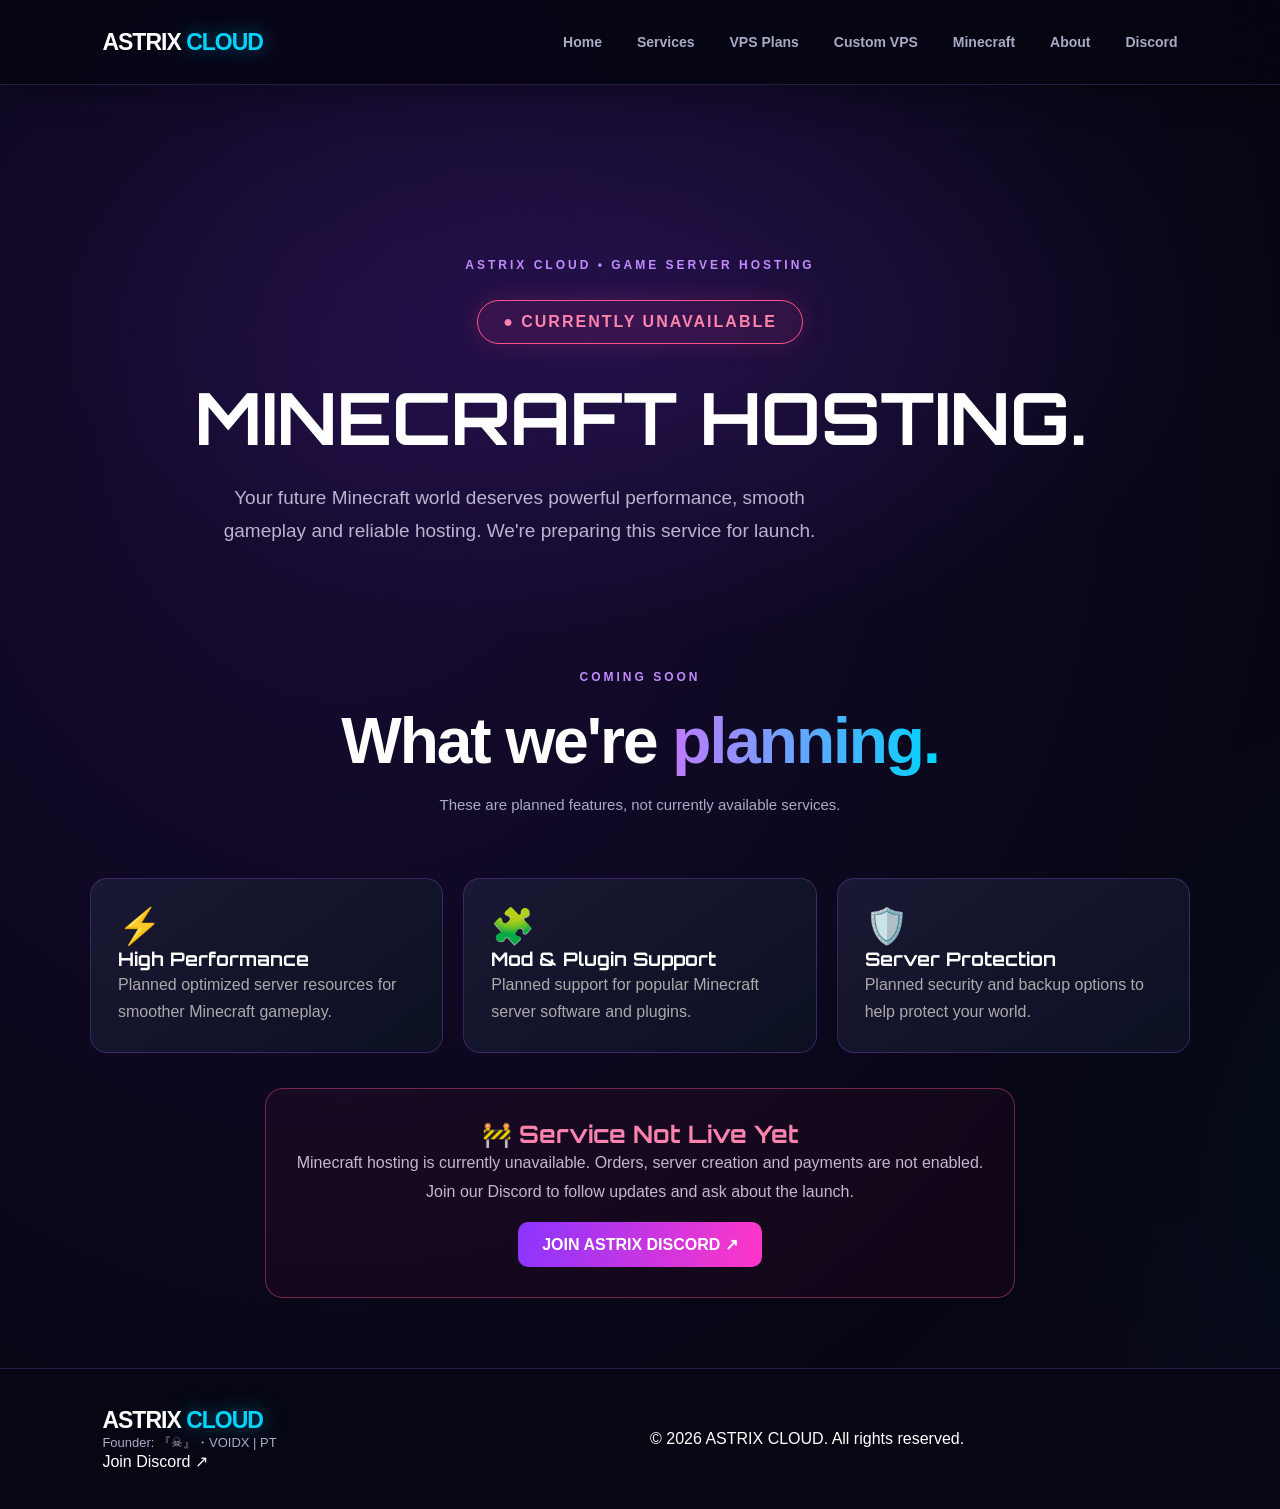
<file: minecraft.html>
<!DOCTYPE html>
<html lang="en">
<head>
  <meta charset="UTF-8">
  <meta name="viewport" content="width=device-width, initial-scale=1.0">
  <meta name="theme-color" content="#080612">
  <title>Minecraft Hosting — ASTRIX CLOUD</title>
  <link rel="preconnect" href="https://fonts.googleapis.com">
  <link rel="preconnect" href="https://fonts.gstatic.com" crossorigin>
  <link href="https://fonts.googleapis.com/css2?family=Orbitron:wght@500;600;700;800&family=Rajdhani:wght@400;500;600;700&display=swap" rel="stylesheet">
  <link rel="stylesheet" href="style.css">
  <style>
    .mc-hero { min-height:65vh; display:grid; place-items:center; text-align:center; padding:110px 20px 60px; background:radial-gradient(ellipse at 50% 40%,#8237ff28,transparent 65%); }
    .mc-hero h1 { font-family:Orbitron,sans-serif; font-size:clamp(36px,7vw,72px); margin:20px 0; }
    .mc-hero p { max-width:650px; color:#b9b5ce; font-size:19px; line-height:1.7; }
    .unavailable { display:inline-block; padding:12px 25px; border:1px solid #ff548b; color:#ff83ad; background:#ff367b18; border-radius:30px; font-weight:900; letter-spacing:2px; box-shadow:0 0 25px #ff367b30; animation:pulse 2s infinite; }
    .mc-grid { display:grid; grid-template-columns:repeat(3,minmax(0,1fr)); gap:20px; margin:35px 0; }
    .mc-card { padding:27px; background:linear-gradient(145deg,#191933,#0c1022); border:1px solid #a855ff45; border-radius:17px; transition:.35s; }
    .mc-card:hover { transform:translateY(-8px); border-color:#ff4ad8; box-shadow:0 10px 40px #a855ff30; }
    .mc-card h3 { font-family:Orbitron,sans-serif; }
    .mc-card p { color:#aaa; line-height:1.7; }
    .mc-card .emoji { font-size:35px; }
    .mc-notice { max-width:750px; margin:0 auto 70px; text-align:center; padding:30px; border:1px solid #ff548b65; background:#ff367b0c; border-radius:18px; }
    .mc-notice h2 { color:#ff83ad; font-family:Orbitron,sans-serif; }
    .mc-notice p { color:#c2b9cc; line-height:1.8; }
    .mc-discord { display:inline-block; margin-top:15px; padding:13px 24px; background:linear-gradient(100deg,#8b35ff,#ff36c7); color:white; font-weight:900; border-radius:10px; }
    .page-shell { width:min(1100px,92%); margin-inline:auto; }
    @keyframes pulse { 0%,100% { box-shadow:0 0 12px #ff367b20; } 50% { box-shadow:0 0 30px #ff367b65; } }
    @media(max-width:750px) { .mc-grid { grid-template-columns:1fr; } }
  </style>
</head>
<body>
  <header class="navbar">
    <a class="logo" href="index.html">ASTRIX <span>CLOUD</span></a>
    <nav class="nav-links">
      <a href="index.html">Home</a>
      <a href="services.html">Services</a>
      <a href="vps.html">VPS Plans</a>
      <a href="custom.html">Custom VPS</a>
      <a href="minecraft.html" class="active">Minecraft</a>
      <a href="about.html">About</a>
      <a href="https://discord.gg/SZn3gCpNH" target="_blank" rel="noopener noreferrer">Discord</a>
    </nav>
  </header>

  <main>
    <section class="mc-hero">
      <div>
        <div class="eyebrow">ASTRIX CLOUD • GAME SERVER HOSTING</div>
        <div style="margin:28px 0"><span class="unavailable">● CURRENTLY UNAVAILABLE</span></div>
        <h1>MINECRAFT <span class="gradient-text">HOSTING.</span></h1>
        <p>Your future Minecraft world deserves powerful performance, smooth gameplay and reliable hosting. We're preparing this service for launch.</p>
      </div>
    </section>

    <section class="page-shell">
      <div class="section-heading">
        <div class="eyebrow">COMING SOON</div>
        <h2>What we're <span class="gradient-text">planning.</span></h2>
        <p>These are planned features, not currently available services.</p>
      </div>

      <div class="mc-grid">
        <article class="mc-card">
          <div class="emoji">⚡</div>
          <h3>High Performance</h3>
          <p>Planned optimized server resources for smoother Minecraft gameplay.</p>
        </article>
        <article class="mc-card">
          <div class="emoji">🧩</div>
          <h3>Mod & Plugin Support</h3>
          <p>Planned support for popular Minecraft server software and plugins.</p>
        </article>
        <article class="mc-card">
          <div class="emoji">🛡️</div>
          <h3>Server Protection</h3>
          <p>Planned security and backup options to help protect your world.</p>
        </article>
      </div>

      <div class="mc-notice">
        <h2>🚧 Service Not Live Yet</h2>
        <p>Minecraft hosting is currently unavailable. Orders, server creation and payments are not enabled. Join our Discord to follow updates and ask about the launch.</p>
        <a class="mc-discord" href="https://discord.gg/SZn3gCpNH" target="_blank" rel="noopener noreferrer">JOIN ASTRIX DISCORD ↗</a>
      </div>
    </section>
  </main>

  <footer class="footer">
    <div class="footer-main page-shell">
      <a class="logo" href="index.html">ASTRIX <span>CLOUD</span></a>
      <p>Founder: <a href="https://discord.com/channels/@me/1573220129108664345" target="_blank" rel="noopener noreferrer">『☠』・VOIDX | PT</a></p>
      <a href="https://discord.gg/SZn3gCpNH" target="_blank" rel="noopener noreferrer">Join Discord ↗</a>
    </div>
    <div class="copyright page-shell">© 2026 ASTRIX CLOUD. All rights reserved.</div>
  </footer>
</body>
</html>
</file>
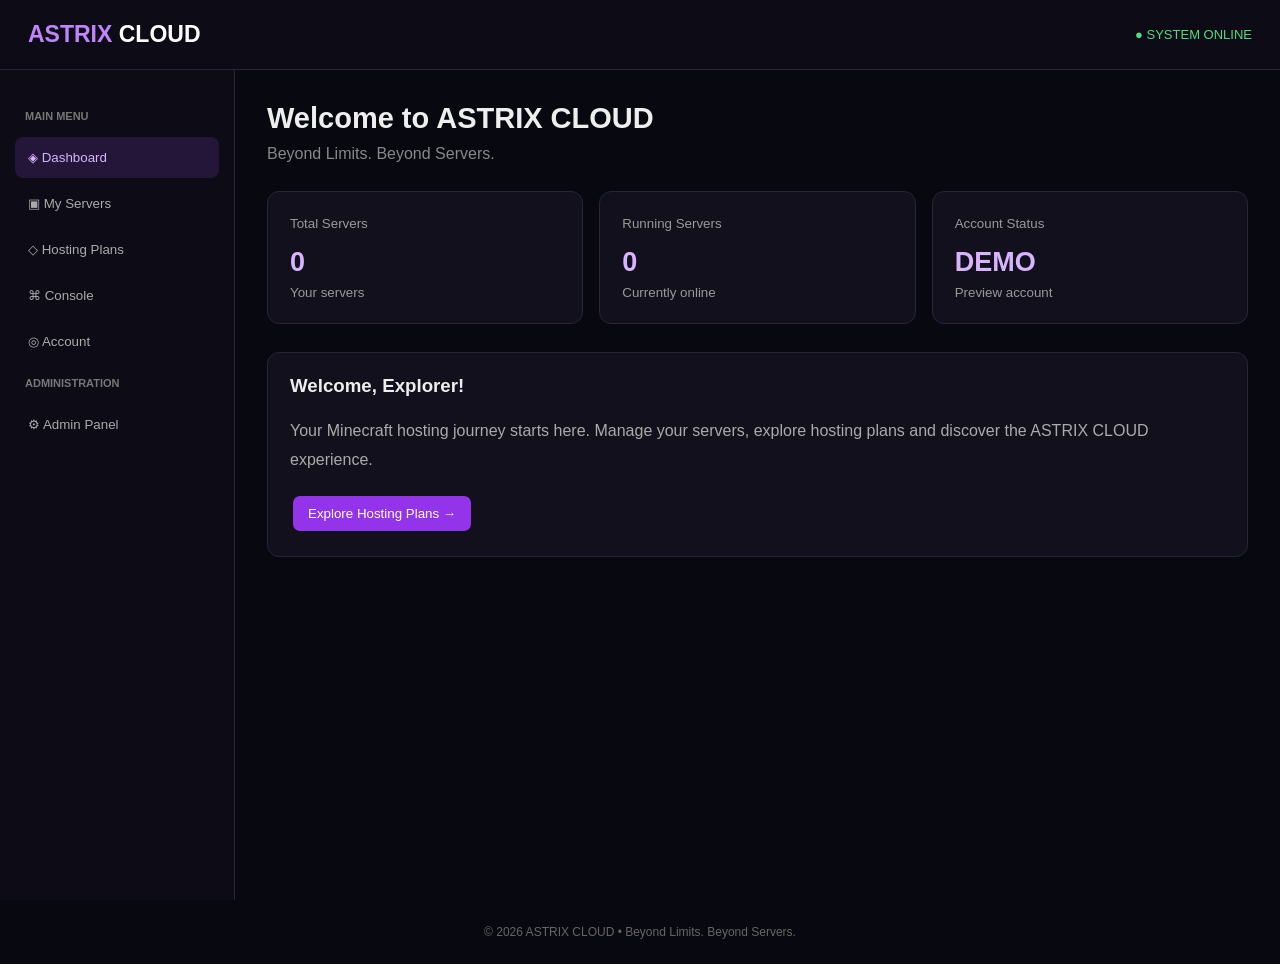
<file: panel.html>
<!DOCTYPE html>
<html lang="en">
<head>
<meta charset="UTF-8">
<meta name="viewport" content="width=device-width, initial-scale=1.0">
<title>ASTRIX CLOUD | Hosting Panel</title>
<style>
*{box-sizing:border-box;margin:0;padding:0}
body{background:#080810;color:#eee;font-family:Arial,sans-serif}
:root{--purple:#a855f7;--border:#292438}
header{height:70px;border-bottom:1px solid var(--border);
display:flex;align-items:center;justify-content:space-between;
padding:0 28px;background:#0d0b16}
.logo{font-size:23px;font-weight:900;color:#c084fc}
.logo span{color:white}
.status{color:#4ade80;font-size:13px}
.layout{display:flex;min-height:calc(100vh - 70px)}
aside{width:235px;background:#0d0b16;padding:25px 15px;
border-right:1px solid var(--border)}
aside h4{color:#777;font-size:11px;margin:15px 10px}
nav button{display:block;width:100%;padding:13px;
margin:5px 0;text-align:left;background:transparent;
border:0;color:#aaa;border-radius:8px;cursor:pointer}
nav button:hover,nav button.active{background:#241638;color:#d8b4fe}
main{flex:1;padding:32px;min-width:0}
h1{font-size:29px;margin-bottom:10px}
.subtitle{color:#888;margin-bottom:28px}
.cards{display:grid;grid-template-columns:repeat(auto-fit,minmax(180px,1fr));
gap:16px;margin-bottom:28px}
.card{background:#12101d;border:1px solid var(--border);
border-radius:12px;padding:22px}
.card small{color:#999}
.card h2{font-size:27px;margin:15px 0 5px;color:#d8b4fe}
.section{background:#12101d;border:1px solid var(--border);
padding:22px;border-radius:12px;margin-bottom:20px}
.section h3{margin-bottom:20px}
.server{display:flex;align-items:center;justify-content:space-between;
gap:15px;flex-wrap:wrap;padding:15px 0;border-bottom:1px solid var(--border)}
.server:last-child{border:0}
.server p{color:#888;font-size:13px;margin-top:7px}
.online{color:#4ade80;font-size:12px}
.btn{background:#9333ea;border:0;padding:10px 15px;
border-radius:7px;color:white;cursor:pointer;margin:3px}
.btn:hover{background:#7e22ce}
.btn.secondary{background:#292438}
.btn:disabled{opacity:.4;cursor:not-allowed}
.console{background:#050508;color:#a78bfa;padding:18px;
border-radius:8px;font-family:monospace;min-height:100px;
line-height:1.8;overflow-wrap:anywhere}
input{background:#080810;border:1px solid #39304b;
padding:12px;color:white;border-radius:7px;width:100%;margin:10px 0}
.page{display:none}
.page.active{display:block}
footer{color:#666;text-align:center;padding:25px;font-size:12px}
@media(max-width:650px){
.layout{display:block}aside{width:100%;border-right:0}
nav{display:flex;overflow-x:auto}
nav button{min-width:max-content}
main{padding:18px}
header{padding:0 15px}
}
</style>
</head>
<body>
<header>
<div class="logo">ASTRIX <span>CLOUD</span></div>
<div class="status">● SYSTEM ONLINE</div>
</header>

<div class="layout">
<aside>
<h4>MAIN MENU</h4>
<nav>
<button class="active" onclick="showPage('dashboard',this)">◈ Dashboard</button>
<button onclick="showPage('servers',this)">▣ My Servers</button>
<button onclick="showPage('plans',this)">◇ Hosting Plans</button>
<button onclick="showPage('console',this)">⌘ Console</button>
<button onclick="showPage('account',this)">◎ Account</button>
</nav>
<h4>ADMINISTRATION</h4>
<nav>
<button onclick="showPage('admin',this)">⚙ Admin Panel</button>
</nav>
</aside>

<main>
<div id="dashboard" class="page active">
<h1>Welcome to ASTRIX CLOUD</h1>
<p class="subtitle">Beyond Limits. Beyond Servers.</p>

<div class="cards">
<div class="card"><small>Total Servers</small><h2 id="total">0</h2><small>Your servers</small></div>
<div class="card"><small>Running Servers</small><h2 id="running">0</h2><small>Currently online</small></div>
<div class="card"><small>Account Status</small><h2>DEMO</h2><small>Preview account</small></div>
</div>

<div class="section">
<h3>Welcome, Explorer!</h3>
<p style="color:#aaa;line-height:1.8">
Your Minecraft hosting journey starts here.
Manage your servers, explore hosting plans
and discover the ASTRIX CLOUD experience.
</p>
<br>
<button class="btn" onclick="showPage('plans')">Explore Hosting Plans →</button>
</div>
</div>

<div id="servers" class="page">
<h1>My Servers</h1>
<p class="subtitle">Manage your Minecraft servers</p>
<div class="section">
<h3>Server Overview</h3>
<div class="server">
<div><b>Demo Minecraft Server</b><p>Paper • 1 GB RAM • Demo only</p></div>
<span class="online">● DEMO</span>
</div>
<p style="color:#888;font-size:13px;margin-top:18px">
This is a sample server. No real Minecraft server is connected.
</p>
</div>
</div>

<div id="plans" class="page">
<h1>Hosting Plans</h1>
<p class="subtitle">Choose your Minecraft experience</p>
<div class="cards">
<div class="card"><small>STARTER</small><h2>₹99</h2><p>1 GB RAM</p><p>5 GB Storage</p><button class="btn" onclick="order('Starter')">Select Plan</button></div>
<div class="card"><small>PRO</small><h2>₹199</h2><p>4 GB RAM</p><p>15 GB Storage</p><button class="btn" onclick="order('Pro')">Select Plan</button></div>
<div class="card"><small>ULTIMATE</small><h2>₹399</h2><p>8 GB RAM</p><p>30 GB Storage</p><button class="btn" onclick="order('Ultimate')">Select Plan</button></div>
</div>
<p style="color:#888;font-size:13px">Illustrative prices only. Ordering and payment are not connected yet.</p>
</div>

<div id="console" class="page">
<h1>Server Console</h1>
<p class="subtitle">Demo console interface</p>
<div class="section">
<div class="console" id="logs">[ASTRIX] Welcome to the demo console.<br>[SYSTEM] No server connection.</div>
<br>
<input id="command" placeholder="Enter a demo command..." />
<button class="btn" onclick="sendCommand()">Send Command</button>
</div>
</div>

<div id="account" class="page">
<h1>My Account</h1>
<p class="subtitle">Account information preview</p>
<div class="section">
<h3>Customer Profile</h3>
<p style="color:#aaa">Account: Demo User</p><br>
<p style="color:#aaa">Role: Customer Preview</p><br>
<p style="color:#aaa">Authentication: Not connected</p>
</div>
</div>

<div id="admin" class="page">
<h1>Admin Panel</h1>
<p class="subtitle">ASTRIX CLOUD administration preview</p>
<div class="cards">
<div class="card"><small>Customers</small><h2>0</h2></div>
<div class="card"><small>Orders</small><h2>0</h2></div>
<div class="card"><small>Revenue</small><h2>₹0</h2></div>
</div>
<div class="section">
<h3>Administrator Access</h3>
<p style="color:#aaa">This is a visual preview, not a secured admin system.</p>
</div>
</div>

</main>
</div>
<footer>© 2026 ASTRIX CLOUD • Beyond Limits. Beyond Servers.</footer>

<script>
function showPage(id,btn){
document.querySelectorAll('.page').forEach(p=>p.classList.remove('active'));
document.getElementById(id).classList.add('active');
document.querySelectorAll('nav button').forEach(b=>b.classList.remove('active'));
if(btn)btn.classList.add('active');
}

function order(plan){
alert('You selected the '+plan+' plan! Ordering is not connected yet.');
}

function sendCommand(){
const input=document.getElementById('command');
const logs=document.getElementById('logs');
if(!input.value.trim())return;
logs.innerHTML += '<br>[DEMO] '+input.value.replace(/</g,'&lt;').replace(/>/g,'&gt;');
input.value='';
}
</script>
</body>
</html>
</file>
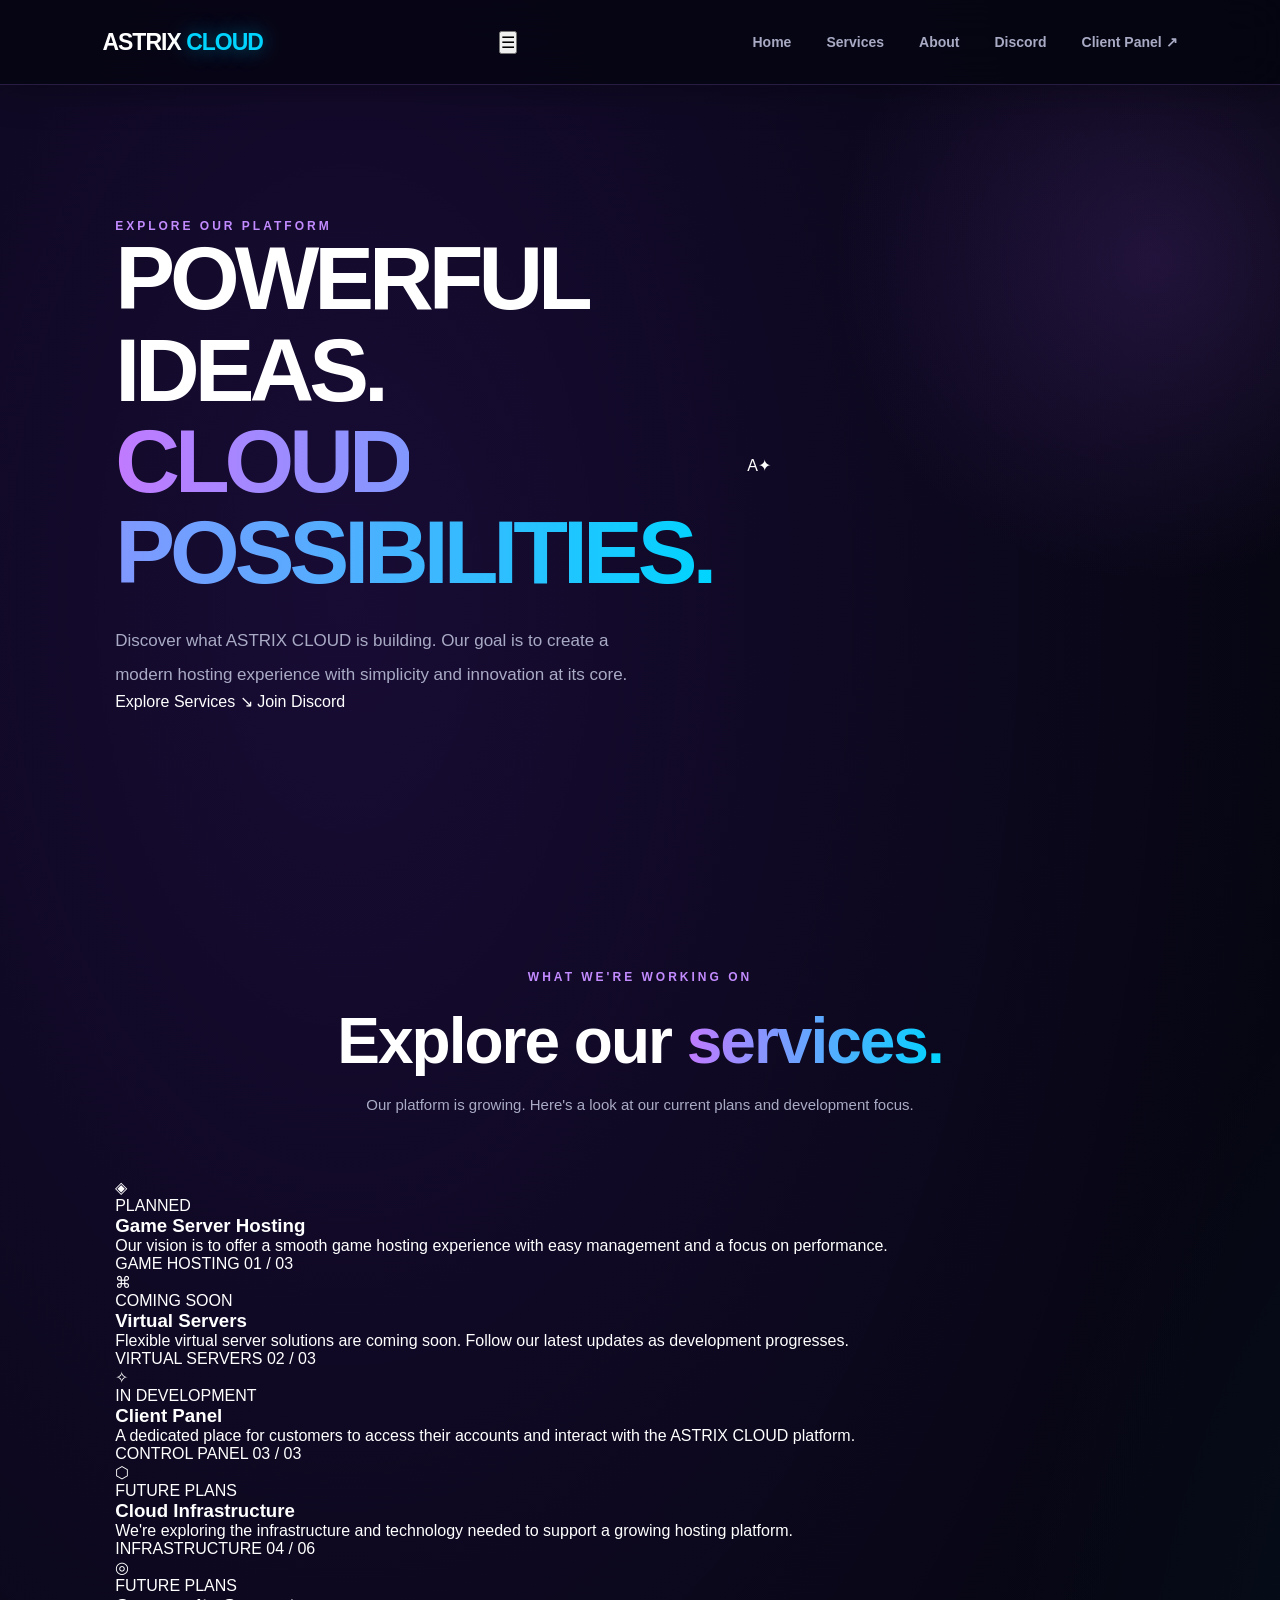
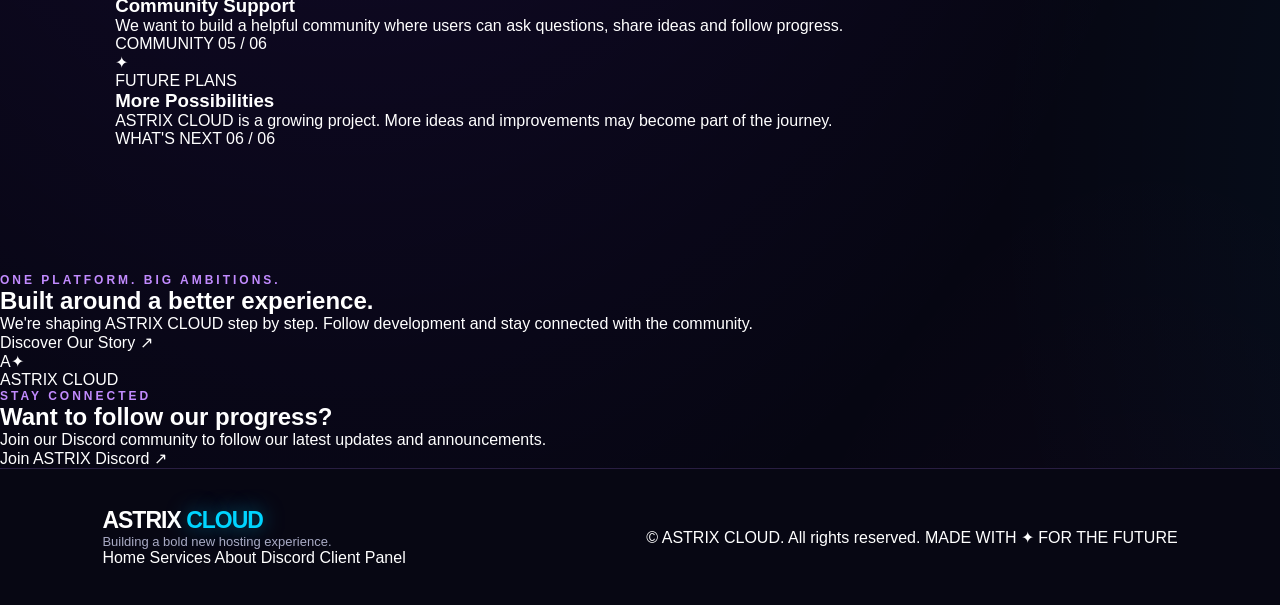
<file: services.html>
<!DOCTYPE html>
<html lang="en">
<head>
  <meta charset="UTF-8">
  <meta name="viewport" content="width=device-width, initial-scale=1.0">
  <meta name="theme-color" content="#080612">
  <meta name="description" content="Explore the services and upcoming cloud hosting solutions from ASTRIX CLOUD.">
  <title>Services — ASTRIX CLOUD</title>
  <link rel="preconnect" href="https://fonts.googleapis.com">
  <link rel="preconnect" href="https://fonts.gstatic.com" crossorigin>
  <link href="https://fonts.googleapis.com/css2?family=Orbitron:wght@500;600;700;800&family=Rajdhani:wght@400;500;600;700&display=swap" rel="stylesheet">
  <link rel="stylesheet" href="style.css">
</head>

<body>
  <div class="scroll-progress"></div>
  <div class="ambient"></div>
  <div class="site-grid"></div>
  <div class="cursor-glow"></div>

  <!-- NAVIGATION -->
  <header class="navbar">
    <a class="logo" href="index.html">ASTRIX <span>CLOUD</span></a>

    <button class="menu-toggle" type="button" aria-label="Toggle navigation" aria-expanded="false">☰</button>

    <nav class="nav-links" aria-label="Main navigation">
      <a href="index.html">Home</a>
      <a href="services.html" class="active">Services</a>
      <a href="about.html">About</a>
      <a href="https://discord.gg/RMEctBCFh" target="_blank" rel="noopener noreferrer">Discord</a>
      <a href="PANEL.HTML" class="nav-cta">Client Panel ↗</a>
    </nav>
  </header>

  <main>
    <!-- HERO -->
    <section class="hero page-shell reveal">
      <div class="hero-content">
        <div class="eyebrow"><span class="status-dot"></span> EXPLORE OUR PLATFORM</div>
        <h1>POWERFUL IDEAS.<br><span class="gradient-text">CLOUD POSSIBILITIES.</span></h1>
        <p>
          Discover what ASTRIX CLOUD is building.
          Our goal is to create a modern hosting experience
          with simplicity and innovation at its core.
        </p>
        <div class="actions">
          <a href="#services" class="button button-primary">Explore Services ↘</a>
          <a href="https://discord.gg/RMEctBCFh" class="button button-secondary" target="_blank" rel="noopener noreferrer">Join Discord</a>
        </div>
      </div>

      <div class="hero-orb" aria-hidden="true">
        <div class="orb-ring ring-one"></div>
        <div class="orb-ring ring-two"></div>
        <div class="orb-ring ring-three"></div>
        <div class="orb-core">A<span>✦</span></div>
      </div>
    </section>

    <!-- SERVICES -->
    <section class="section page-shell" id="services">
      <div class="section-heading reveal">
        <div class="eyebrow">WHAT WE'RE WORKING ON</div>
        <h2>Explore our <span class="gradient-text">services.</span></h2>
        <p>Our platform is growing. Here's a look at our current plans and development focus.</p>
      </div>

      <div class="service-grid">
        <article class="service-card reveal">
          <div class="service-icon">◈</div>
          <span class="status-badge">PLANNED</span>
          <h3>Game Server Hosting</h3>
          <p>
            Our vision is to offer a smooth game hosting experience
            with easy management and a focus on performance.
          </p>
          <div class="card-line"></div>
          <div class="card-footer">
            <span>GAME HOSTING</span>
            <span>01 / 03</span>
          </div>
        </article>

        <article class="service-card reveal">
          <div class="service-icon">⌘</div>
          <span class="status-badge">COMING SOON</span>
          <h3>Virtual Servers</h3>
          <p>
            Flexible virtual server solutions are coming soon.
            Follow our latest updates as development progresses.
          </p>
          <div class="card-line"></div>
          <div class="card-footer">
            <span>VIRTUAL SERVERS</span>
            <span>02 / 03</span>
          </div>
        </article>

        <article class="service-card reveal">
          <div class="service-icon">✧</div>
          <span class="status-badge">IN DEVELOPMENT</span>
          <h3>Client Panel</h3>
          <p>
            A dedicated place for customers to access their accounts
            and interact with the ASTRIX CLOUD platform.
          </p>
          <div class="card-line"></div>
          <div class="card-footer">
            <span>CONTROL PANEL</span>
            <span>03 / 03</span>
          </div>
        </article>

        <article class="service-card reveal">
          <div class="service-icon">⬡</div>
          <span class="status-badge">FUTURE PLANS</span>
          <h3>Cloud Infrastructure</h3>
          <p>
            We're exploring the infrastructure and technology
            needed to support a growing hosting platform.
          </p>
          <div class="card-line"></div>
          <div class="card-footer">
            <span>INFRASTRUCTURE</span>
            <span>04 / 06</span>
          </div>
        </article>

        <article class="service-card reveal">
          <div class="service-icon">◎</div>
          <span class="status-badge">FUTURE PLANS</span>
          <h3>Community Support</h3>
          <p>
            We want to build a helpful community where users
            can ask questions, share ideas and follow progress.
          </p>
          <div class="card-line"></div>
          <div class="card-footer">
            <span>COMMUNITY</span>
            <span>05 / 06</span>
          </div>
        </article>

        <article class="service-card reveal">
          <div class="service-icon">✦</div>
          <span class="status-badge">FUTURE PLANS</span>
          <h3>More Possibilities</h3>
          <p>
            ASTRIX CLOUD is a growing project.
            More ideas and improvements may become part of the journey.
          </p>
          <div class="card-line"></div>
          <div class="card-footer">
            <span>WHAT'S NEXT</span>
            <span>06 / 06</span>
          </div>
        </article>
      </div>
    </section>

    <!-- PLATFORM BANNER -->
    <section class="preview-band page-shell reveal">
      <div class="preview-content">
        <div class="eyebrow">ONE PLATFORM. BIG AMBITIONS.</div>
        <h2>Built around a <span class="gradient-text">better experience.</span></h2>
        <p>
          We're shaping ASTRIX CLOUD step by step.
          Follow development and stay connected with the community.
        </p>
        <a href="about.html" class="button button-primary">Discover Our Story ↗</a>
      </div>

      <div class="preview-art" aria-hidden="true">
        <div class="preview-ring ring-a"></div>
        <div class="preview-ring ring-b"></div>
        <div class="preview-symbol">A<span>✦</span></div>
        <div class="preview-caption">ASTRIX CLOUD</div>
      </div>
    </section>

    <!-- CTA -->
    <section class="cta-section page-shell reveal">
      <div class="eyebrow">STAY CONNECTED</div>
      <h2>Want to follow <span class="gradient-text">our progress?</span></h2>
      <p>Join our Discord community to follow our latest updates and announcements.</p>
      <a href="https://discord.gg/RMEctBCFh" class="button button-primary" target="_blank" rel="noopener noreferrer">Join ASTRIX Discord ↗</a>
    </section>
  </main>

  <!-- FOOTER -->
  <footer class="footer">
    <div class="footer-main page-shell">
      <a class="logo" href="index.html">ASTRIX <span>CLOUD</span></a>
      <p>Building a bold new hosting experience.</p>
      <div class="footer-links">
        <a href="index.html">Home</a>
        <a href="services.html">Services</a>
        <a href="about.html">About</a>
        <a href="https://discord.gg/RMEctBCFh" target="_blank" rel="noopener noreferrer">Discord</a>
        <a href="PANEL.HTML">Client Panel</a>
      </div>
    </div>

    <div class="copyright page-shell">
      <span>© <span id="year"></span> ASTRIX CLOUD. All rights reserved.</span>
      <span class="credit">MADE WITH ✦ FOR THE FUTURE</span>
    </div>
  </footer>

  <script src="script.js"></script>
</body>
</html>
</file>
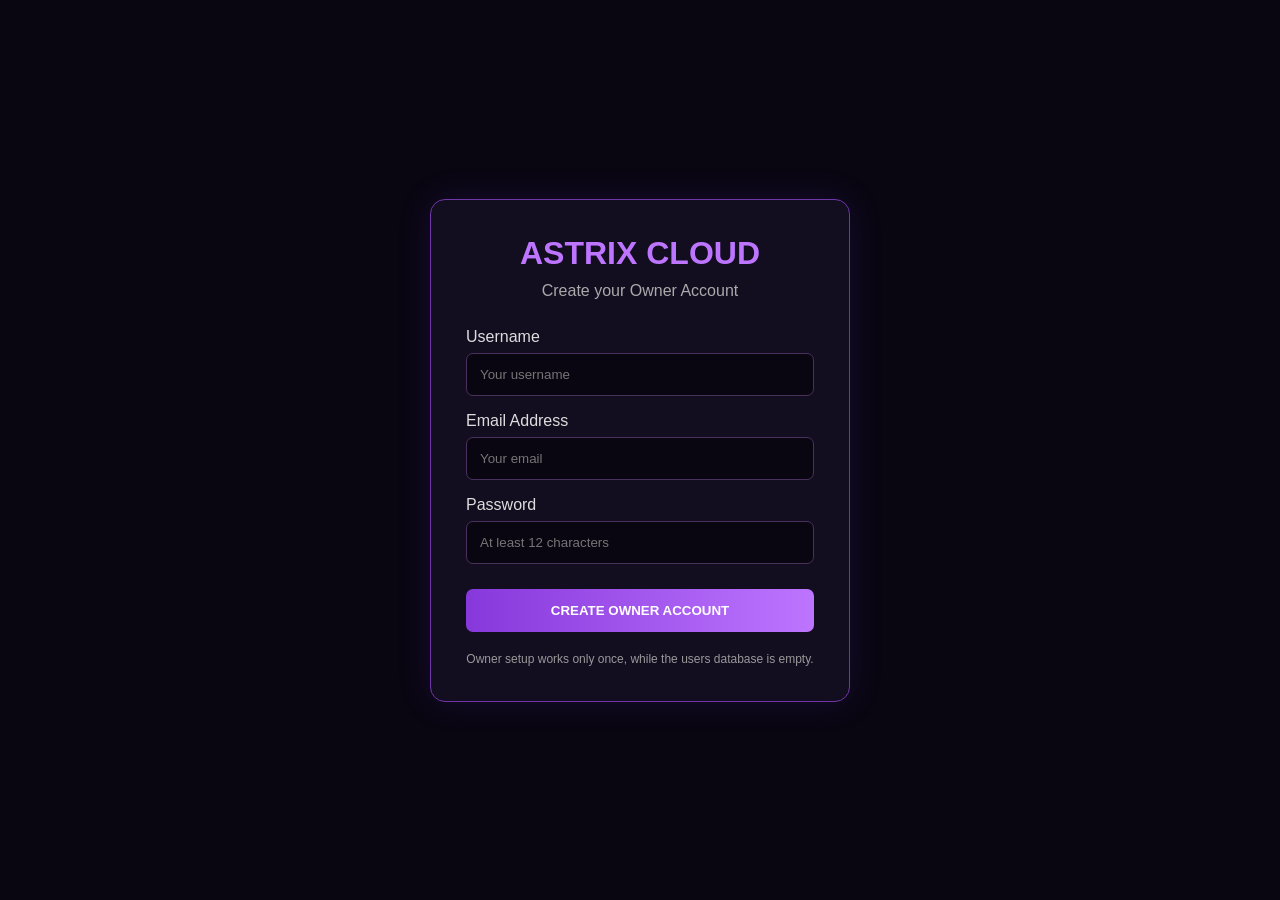
<file: setup.html>
<!DOCTYPE html>
<html lang="en">
<head>
    <meta charset="UTF-8">
    <meta name="viewport" content="width=device-width, initial-scale=1.0">
    <title>ASTRIX CLOUD | Owner Setup</title>
    <style>
        * {
            box-sizing: border-box;
            margin: 0;
            padding: 0;
            font-family: Arial, sans-serif;
        }

        body {
            min-height: 100vh;
            display: flex;
            align-items: center;
            justify-content: center;
            background: #090611;
            color: white;
            padding: 20px;
        }

        .setup-card {
            width: 100%;
            max-width: 420px;
            padding: 35px;
            border: 1px solid #7035a8;
            border-radius: 15px;
            background: #130d20;
            box-shadow: 0 0 35px #7c3aed22;
        }

        h1 {
            text-align: center;
            color: #bd75ff;
            margin-bottom: 10px;
        }

        .subtitle {
            text-align: center;
            color: #aaa;
            margin-bottom: 28px;
        }

        label {
            display: block;
            margin: 16px 0 7px;
            color: #ddd;
        }

        input {
            width: 100%;
            padding: 13px;
            background: #090611;
            color: white;
            border: 1px solid #49315e;
            border-radius: 7px;
            outline: none;
        }

        input:focus {
            border-color: #bd75ff;
        }

        button {
            width: 100%;
            margin-top: 25px;
            padding: 14px;
            border: none;
            border-radius: 7px;
            background: linear-gradient(90deg, #8738db, #bd75ff);
            color: white;
            font-weight: bold;
            cursor: pointer;
        }

        button:disabled {
            opacity: .6;
            cursor: not-allowed;
        }

        #message {
            margin-top: 18px;
            text-align: center;
            line-height: 1.5;
            overflow-wrap: anywhere;
        }

        .note {
            color: #999;
            font-size: 12px;
            text-align: center;
            margin-top: 20px;
        }
    </style>
</head>
<body>
    <main class="setup-card">
        <h1>ASTRIX CLOUD</h1>
        <p class="subtitle">Create your Owner Account</p>

        <form id="setupForm">
            <label for="username">Username</label>
            <input id="username" name="username"
                   minlength="3" maxlength="30"
                   pattern="[A-Za-z0-9_]+"
                   placeholder="Your username" required>

            <label for="email">Email Address</label>
            <input id="email" name="email"
                   type="email" placeholder="Your email"
                   required>

            <label for="password">Password</label>
            <input id="password" name="password"
                   type="password" minlength="12"
                   maxlength="128"
                   placeholder="At least 12 characters"
                   required>

            <button id="submitButton" type="submit">
                CREATE OWNER ACCOUNT
            </button>
        </form>

        <p id="message" role="status"></p>
        <p class="note">
            Owner setup works only once, while the users database is empty.
        </p>
    </main>

    <script>
        const form = document.getElementById("setupForm");
        const message = document.getElementById("message");
        const button = document.getElementById("submitButton");

        form.addEventListener("submit", async (event) => {
            event.preventDefault();

            button.disabled = true;
            message.style.color = "#bd75ff";
            message.textContent = "Creating your Owner account...";

            const username = form.username.value.trim();
            const email = form.email.value.trim();
            const password = form.password.value;

            try {
                const response = await fetch("/api/setup-owner", {
                    method: "POST",
                    credentials: "same-origin",
                    headers: {
                        "Content-Type": "application/json"
                    },
                    body: JSON.stringify({
                        username,
                        email,
                        password
                    })
                });

                const result = await response.json();

                if (!response.ok) {
                    throw new Error(result.error || result.message ||
                        "Owner account setup failed.");
                }

                message.style.color = "#22c55e";
                message.textContent =
                    "Owner account created successfully! You can now log in.";

                form.reset();
            } catch (error) {
                message.style.color = "#ef4444";
                message.textContent = error.message;
            } finally {
                button.disabled = false;
            }
        });
    </script>
</body>
</html>
</file>
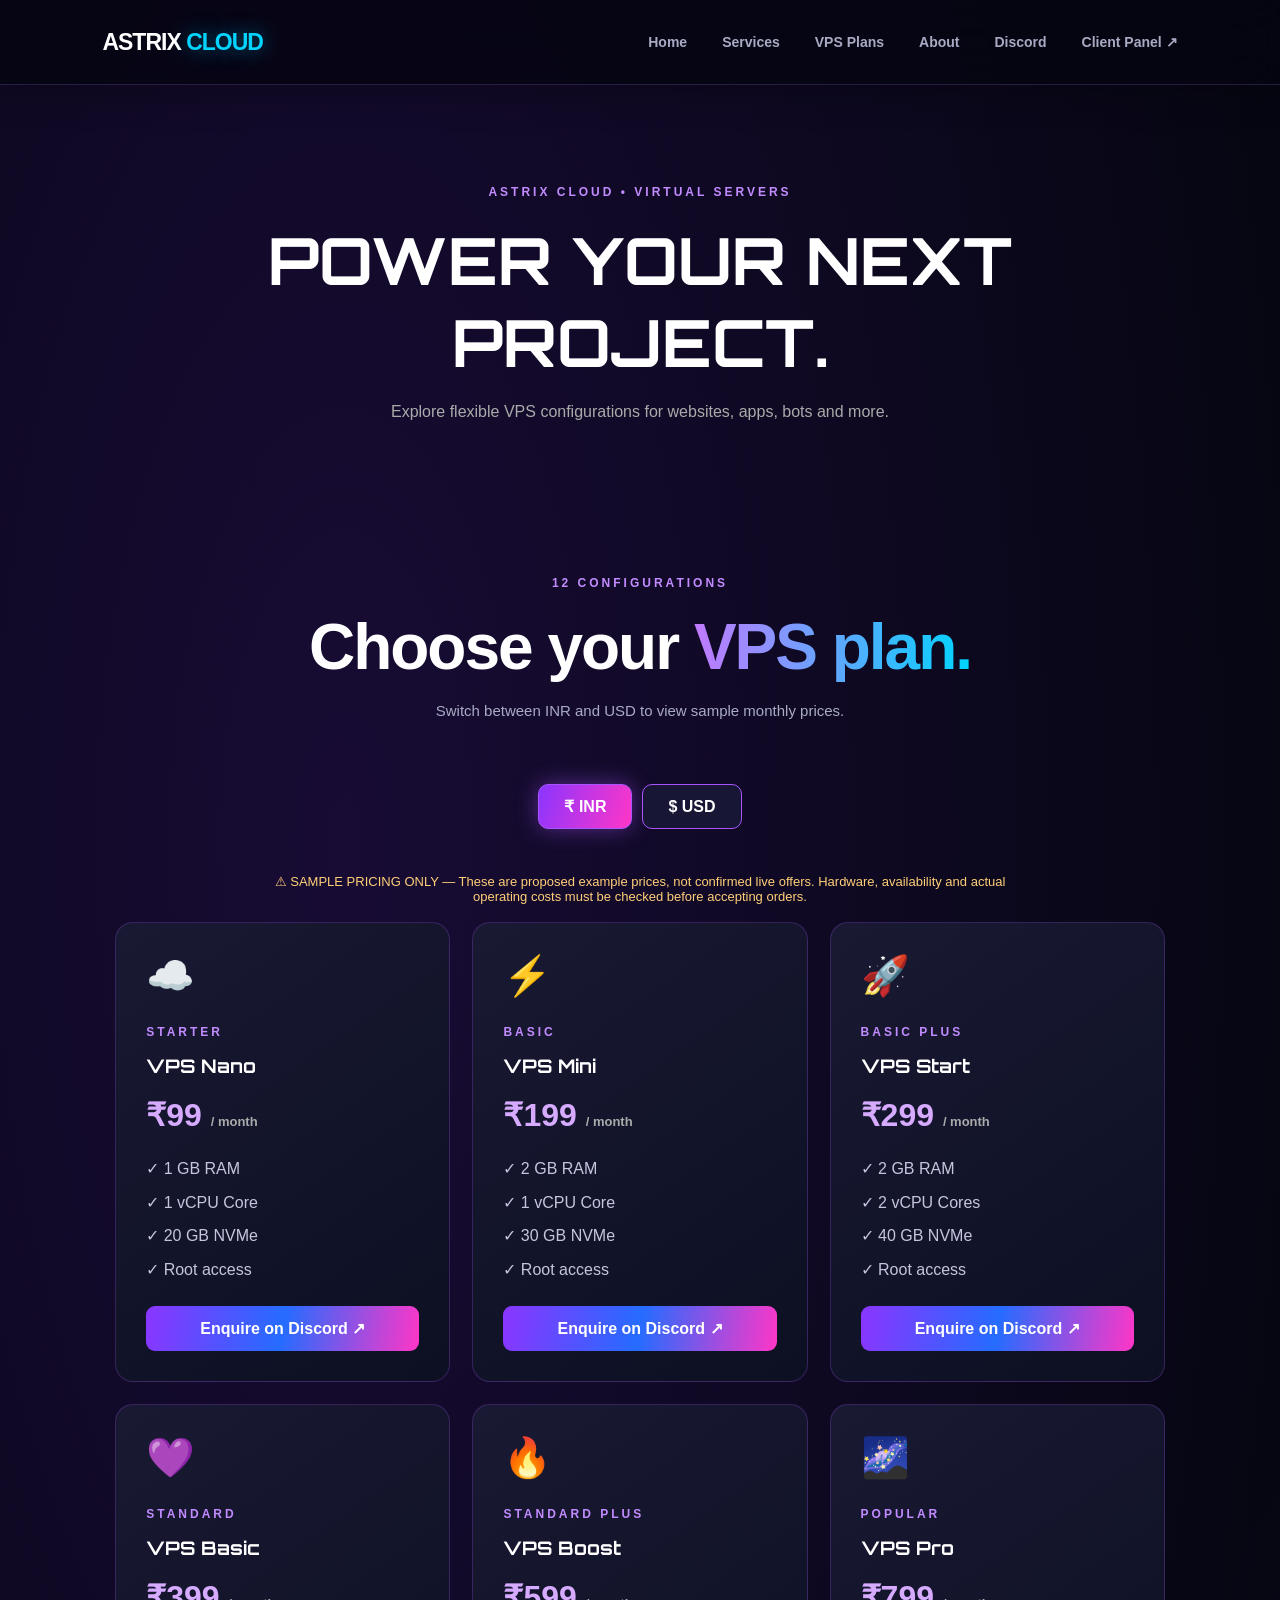
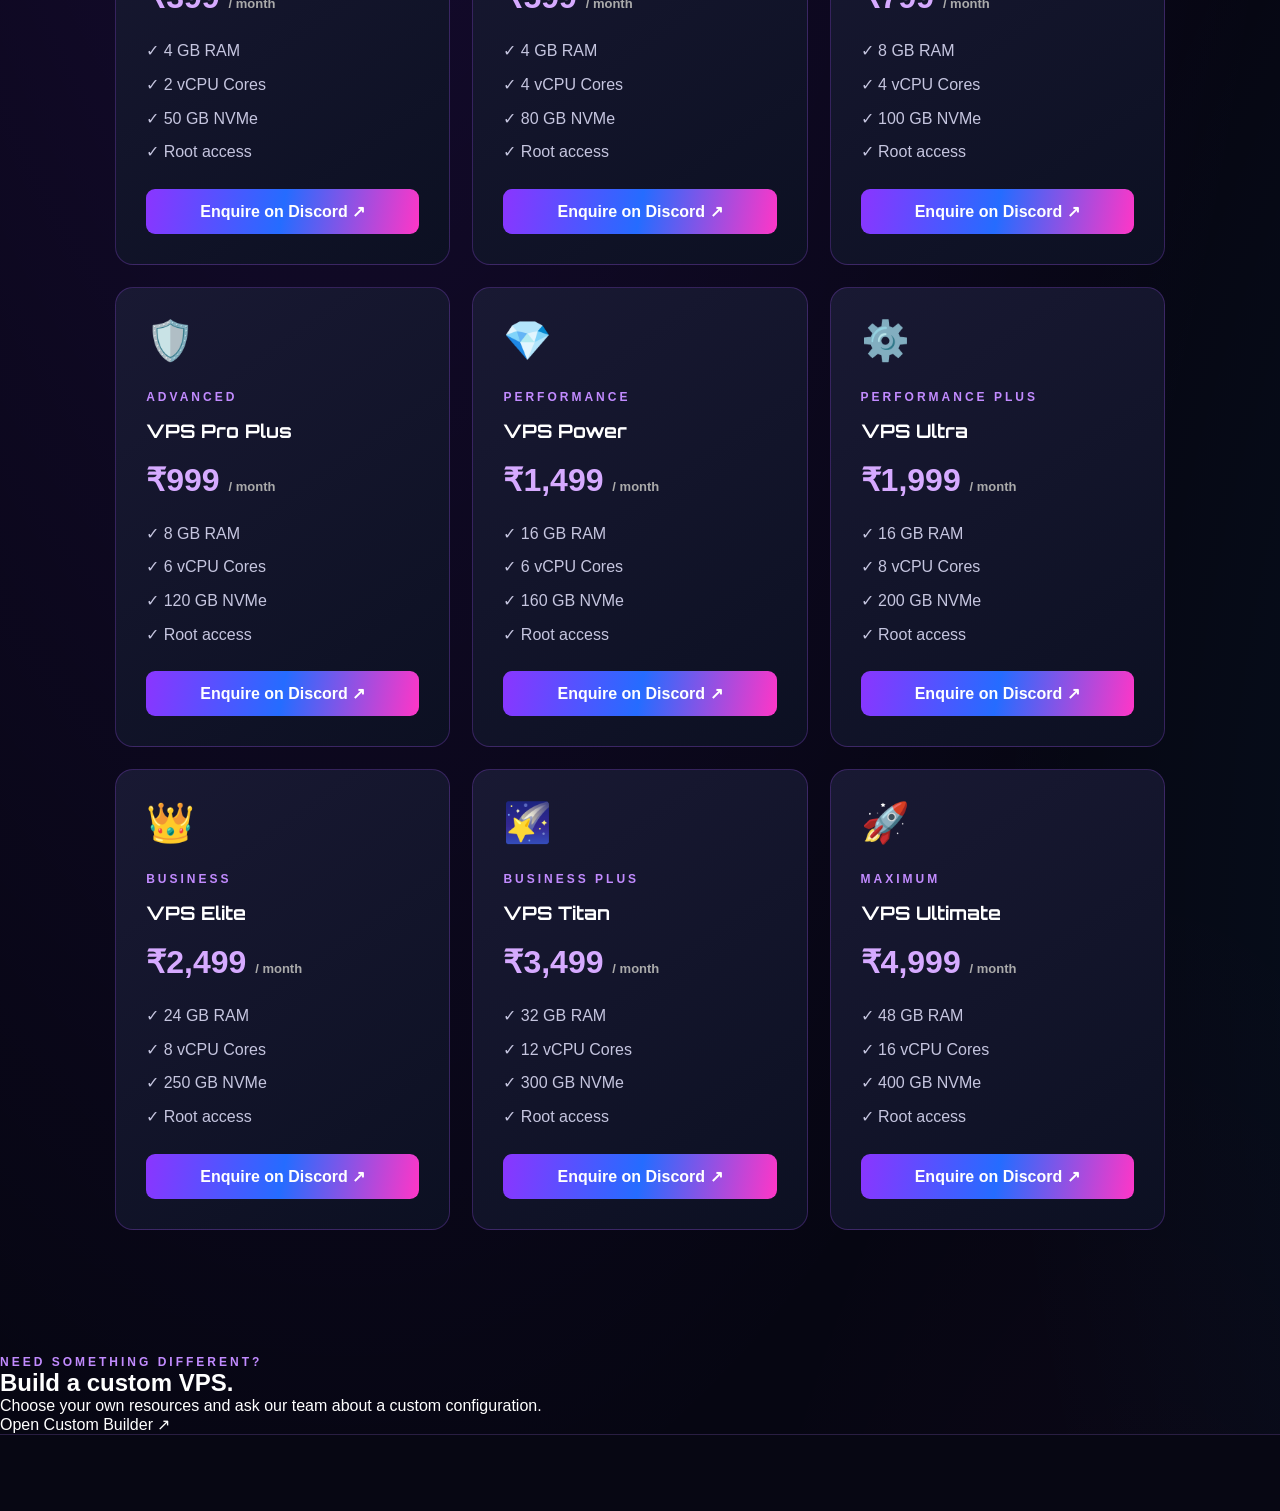
<file: vps.html>
<!DOCTYPE html>
<html lang="en">
<head>
  <meta charset="UTF-8">
  <meta name="viewport" content="width=device-width, initial-scale=1.0">
  <meta name="theme-color" content="#080612">
  <title>VPS Hosting — ASTRIX CLOUD</title>
  <link rel="preconnect" href="https://fonts.googleapis.com">
  <link rel="preconnect" href="https://fonts.gstatic.com" crossorigin>
  <link href="https://fonts.googleapis.com/css2?family=Orbitron:wght@500;600;700;800&family=Rajdhani:wght@400;500;600;700&display=swap" rel="stylesheet">
  <link rel="stylesheet" href="style.css">
  <style>
    .currency-switch { display:flex; justify-content:center; gap:10px; margin:25px 0 45px; }
    .currency-switch button { padding:12px 25px; border:1px solid #a855ff; border-radius:10px; color:white; background:#171735; cursor:pointer; font-weight:800; }
    .currency-switch button.active { background:linear-gradient(110deg,#8b35ff,#ff36c7); box-shadow:0 0 22px #a855ff70; }
    .vps-grid { display:grid; grid-template-columns:repeat(3,minmax(0,1fr)); gap:22px; }
    .vps-card { position:relative; padding:30px; border:1px solid #a855ff40; border-radius:18px; background:linear-gradient(145deg,#191933,#0c1022); transition:.35s; overflow:hidden; }
    .vps-card:hover { transform:translateY(-10px); border-color:#00d4ff; box-shadow:0 15px 45px #a855ff35; }
    .vps-card h3 { font-family:Orbitron,sans-serif; margin:14px 0; }
    .vps-price { font-size:32px; font-weight:900; color:#d6aaff; margin:18px 0; }
    .vps-price small { font-size:13px; color:#aaa; }
    .vps-specs { list-style:none; color:#c5c5df; line-height:2.1; margin:18px 0; }
    .vps-order { display:block; text-align:center; padding:13px; border-radius:9px; background:linear-gradient(100deg,#8b35ff,#256cff,#ff36c7); font-weight:900; margin-top:20px; }
    .sample-note { text-align:center; color:#ffcf78; font-size:13px; margin:18px auto; max-width:750px; }
    .founder-link { color:#d6aaff; font-weight:800; }
    .page-intro { text-align:center; padding:100px 8% 30px; }
    .page-intro h1 { font-family:Orbitron,sans-serif; font-size:clamp(36px,6vw,65px); margin:20px 0; }
    .page-intro p { color:#aaa; }
    @media(max-width:900px) { .vps-grid { grid-template-columns:repeat(2,minmax(0,1fr)); } }
    @media(max-width:600px) { .vps-grid { grid-template-columns:1fr; } }
  </style>
</head>
<body>
  <header class="navbar">
    <a class="logo" href="index.html">ASTRIX <span>CLOUD</span></a>
    <nav class="nav-links">
      <a href="index.html">Home</a>
      <a href="services.html">Services</a>
      <a href="vps.html" class="active">VPS Plans</a>
      <a href="about.html">About</a>
      <a href="https://discord.gg/SZn3gCpNH" target="_blank" rel="noopener noreferrer">Discord</a>
      <a href="PANEL.HTML" class="nav-cta">Client Panel ↗</a>
    </nav>
  </header>

  <main>
    <section class="page-intro">
      <div class="eyebrow">ASTRIX CLOUD • VIRTUAL SERVERS</div>
      <h1>POWER YOUR <span class="gradient-text">NEXT PROJECT.</span></h1>
      <p>Explore flexible VPS configurations for websites, apps, bots and more.</p>
    </section>

    <section class="section page-shell">
      <div class="section-heading">
        <div class="eyebrow">12 CONFIGURATIONS</div>
        <h2>Choose your <span class="gradient-text">VPS plan.</span></h2>
        <p>Switch between INR and USD to view sample monthly prices.</p>
      </div>

      <div class="currency-switch">
        <button class="active" type="button" data-currency="inr">₹ INR</button>
        <button type="button" data-currency="usd">$ USD</button>
      </div>

      <p class="sample-note">⚠ SAMPLE PRICING ONLY — These are proposed example prices, not confirmed live offers. Hardware, availability and actual operating costs must be checked before accepting orders.</p>

      <div class="vps-grid">
        <article class="vps-card">
          <div class="plan-icon">☁️</div><span class="eyebrow">STARTER</span>
          <h3>VPS Nano</h3>
          <div class="vps-price" data-inr="₹99" data-usd="$1.19">₹99 <small>/ month</small></div>
          <ul class="vps-specs"><li>✓ 1 GB RAM</li><li>✓ 1 vCPU Core</li><li>✓ 20 GB NVMe</li><li>✓ Root access</li></ul>
          <a class="vps-order" href="https://discord.gg/SZn3gCpNH">Enquire on Discord ↗</a>
        </article>

        <article class="vps-card">
          <div class="plan-icon">⚡</div><span class="eyebrow">BASIC</span>
          <h3>VPS Mini</h3>
          <div class="vps-price" data-inr="₹199" data-usd="$2.39">₹199 <small>/ month</small></div>
          <ul class="vps-specs"><li>✓ 2 GB RAM</li><li>✓ 1 vCPU Core</li><li>✓ 30 GB NVMe</li><li>✓ Root access</li></ul>
          <a class="vps-order" href="https://discord.gg/SZn3gCpNH">Enquire on Discord ↗</a>
        </article>

        <article class="vps-card">
          <div class="plan-icon">🚀</div><span class="eyebrow">BASIC PLUS</span>
          <h3>VPS Start</h3>
          <div class="vps-price" data-inr="₹299" data-usd="$3.59">₹299 <small>/ month</small></div>
          <ul class="vps-specs"><li>✓ 2 GB RAM</li><li>✓ 2 vCPU Cores</li><li>✓ 40 GB NVMe</li><li>✓ Root access</li></ul>
          <a class="vps-order" href="https://discord.gg/SZn3gCpNH">Enquire on Discord ↗</a>
        </article>

        <article class="vps-card">
          <div class="plan-icon">💜</div><span class="eyebrow">STANDARD</span>
          <h3>VPS Basic</h3>
          <div class="vps-price" data-inr="₹399" data-usd="$4.79">₹399 <small>/ month</small></div>
          <ul class="vps-specs"><li>✓ 4 GB RAM</li><li>✓ 2 vCPU Cores</li><li>✓ 50 GB NVMe</li><li>✓ Root access</li></ul>
          <a class="vps-order" href="https://discord.gg/SZn3gCpNH">Enquire on Discord ↗</a>
        </article>

        <article class="vps-card">
          <div class="plan-icon">🔥</div><span class="eyebrow">STANDARD PLUS</span>
          <h3>VPS Boost</h3>
          <div class="vps-price" data-inr="₹599" data-usd="$7.19">₹599 <small>/ month</small></div>
          <ul class="vps-specs"><li>✓ 4 GB RAM</li><li>✓ 4 vCPU Cores</li><li>✓ 80 GB NVMe</li><li>✓ Root access</li></ul>
          <a class="vps-order" href="https://discord.gg/SZn3gCpNH">Enquire on Discord ↗</a>
        </article>

        <article class="vps-card">
          <div class="plan-icon">🌌</div><span class="eyebrow">POPULAR</span>
          <h3>VPS Pro</h3>
          <div class="vps-price" data-inr="₹799" data-usd="$9.59">₹799 <small>/ month</small></div>
          <ul class="vps-specs"><li>✓ 8 GB RAM</li><li>✓ 4 vCPU Cores</li><li>✓ 100 GB NVMe</li><li>✓ Root access</li></ul>
          <a class="vps-order" href="https://discord.gg/SZn3gCpNH">Enquire on Discord ↗</a>
        </article>

        <article class="vps-card">
          <div class="plan-icon">🛡️</div><span class="eyebrow">ADVANCED</span>
          <h3>VPS Pro Plus</h3>
          <div class="vps-price" data-inr="₹999" data-usd="$11.99">₹999 <small>/ month</small></div>
          <ul class="vps-specs"><li>✓ 8 GB RAM</li><li>✓ 6 vCPU Cores</li><li>✓ 120 GB NVMe</li><li>✓ Root access</li></ul>
          <a class="vps-order" href="https://discord.gg/SZn3gCpNH">Enquire on Discord ↗</a>
        </article>

        <article class="vps-card">
          <div class="plan-icon">💎</div><span class="eyebrow">PERFORMANCE</span>
          <h3>VPS Power</h3>
          <div class="vps-price" data-inr="₹1,499" data-usd="$17.99">₹1,499 <small>/ month</small></div>
          <ul class="vps-specs"><li>✓ 16 GB RAM</li><li>✓ 6 vCPU Cores</li><li>✓ 160 GB NVMe</li><li>✓ Root access</li></ul>
          <a class="vps-order" href="https://discord.gg/SZn3gCpNH">Enquire on Discord ↗</a>
        </article>

        <article class="vps-card">
          <div class="plan-icon">⚙️</div><span class="eyebrow">PERFORMANCE PLUS</span>
          <h3>VPS Ultra</h3>
          <div class="vps-price" data-inr="₹1,999" data-usd="$23.99">₹1,999 <small>/ month</small></div>
          <ul class="vps-specs"><li>✓ 16 GB RAM</li><li>✓ 8 vCPU Cores</li><li>✓ 200 GB NVMe</li><li>✓ Root access</li></ul>
          <a class="vps-order" href="https://discord.gg/SZn3gCpNH">Enquire on Discord ↗</a>
        </article>

        <article class="vps-card">
          <div class="plan-icon">👑</div><span class="eyebrow">BUSINESS</span>
          <h3>VPS Elite</h3>
          <div class="vps-price" data-inr="₹2,499" data-usd="$29.99">₹2,499 <small>/ month</small></div>
          <ul class="vps-specs"><li>✓ 24 GB RAM</li><li>✓ 8 vCPU Cores</li><li>✓ 250 GB NVMe</li><li>✓ Root access</li></ul>
          <a class="vps-order" href="https://discord.gg/SZn3gCpNH">Enquire on Discord ↗</a>
        </article>

        <article class="vps-card">
          <div class="plan-icon">🌠</div><span class="eyebrow">BUSINESS PLUS</span>
          <h3>VPS Titan</h3>
          <div class="vps-price" data-inr="₹3,499" data-usd="$41.99">₹3,499 <small>/ month</small></div>
          <ul class="vps-specs"><li>✓ 32 GB RAM</li><li>✓ 12 vCPU Cores</li><li>✓ 300 GB NVMe</li><li>✓ Root access</li></ul>
          <a class="vps-order" href="https://discord.gg/SZn3gCpNH">Enquire on Discord ↗</a>
        </article>

        <article class="vps-card">
          <div class="plan-icon">🚀</div><span class="eyebrow">MAXIMUM</span>
          <h3>VPS Ultimate</h3>
          <div class="vps-price" data-inr="₹4,999" data-usd="$59.99">₹4,999 <small>/ month</small></div>
          <ul class="vps-specs"><li>✓ 48 GB RAM</li><li>✓ 16 vCPU Cores</li><li>✓ 400 GB NVMe</li><li>✓ Root access</li></ul>
          <a class="vps-order" href="https://discord.gg/SZn3gCpNH">Enquire on Discord ↗</a>
        </article>
      </div>
    </section>

    <section class="cta-section page-shell reveal">
      <div class="eyebrow">NEED SOMETHING DIFFERENT?</div>
      <h2>Build a <span class="gradient-text">custom VPS.</span></h2>
      <p>Choose your own resources and ask our team about a custom configuration.</p>
      <a href="custom.html" class="button button-primary">Open Custom Builder ↗</a>
    </section>
  </main>

  <footer class="footer">
    <div class="footer-main page-shell">
      <a class="logo" href
</file>
<file: style.css>
/* =========================================
   ASTRIX CLOUD — NEON GALAXY DESIGN
========================================= */

:root {
  --bg: #060612;
  --panel: #111127;
  --panel2: #171735;
  --purple: #a855ff;
  --blue: #00d4ff;
  --pink: #ff36c7;
  --white: #ffffff;
  --muted: #a9abc5;
  --border: rgba(174, 119, 255, .2);
}

* {
  margin: 0;
  padding: 0;
  box-sizing: border-box;
  scroll-behavior: smooth;
}

body {
  font-family: 'Inter', sans-serif;
  color: var(--white);
  background:
    radial-gradient(ellipse at 15% 15%, #812cff25, transparent 35%),
    radial-gradient(ellipse at 85% 45%, #00d4ff18, transparent 35%),
    radial-gradient(ellipse at 50% 100%, #ff36c714, transparent 40%),
    var(--bg);
  background-size: 180% 180%;
  animation: galaxyBackground 16s ease-in-out infinite alternate;
  overflow-x: hidden;
}

@keyframes galaxyBackground {
  0% { background-position: 0% 0%; }
  100% { background-position: 100% 100%; }
}

a {
  text-decoration: none;
  color: inherit;
}

button {
  font: inherit;
}

/* NAVIGATION */

.navbar {
  min-height: 85px;
  padding: 0 8%;
  display: flex;
  justify-content: space-between;
  align-items: center;
  position: sticky;
  top: 0;
  z-index: 100;
  background: rgba(6, 6, 18, .82);
  backdrop-filter: blur(22px);
  border-bottom: 1px solid var(--border);
  box-shadow: 0 8px 35px #0004;
}

.logo {
  font-size: 23px;
  font-weight: 900;
  letter-spacing: -1px;
  white-space: nowrap;
}

.logo span {
  color: var(--blue);
  text-shadow: 0 0 20px #00d4ff80;
}

nav {
  display: flex;
  align-items: center;
  gap: 35px;
}

nav a {
  font-size: 14px;
  font-weight: 700;
  color: var(--muted);
  position: relative;
  transition: .3s;
}

nav a:hover {
  color: white;
  text-shadow: 0 0 15px var(--blue);
}

nav a::after {
  content: "";
  position: absolute;
  bottom: -10px;
  left: 0;
  width: 0;
  height: 2px;
  background: linear-gradient(90deg, var(--purple), var(--blue));
  transition: .35s;
}

nav a:hover::after {
  width: 100%;
}

.nav-btn,
.primary-btn,
.plan-btn {
  display: inline-block;
  color: white;
  font-size: 14px;
  font-weight: 800;
  padding: 16px 25px;
  border-radius: 10px;
  background: linear-gradient(110deg, #8b35ff, #256cff, #00c8ff);
  background-size: 200% auto;
  box-shadow: 0 0 25px #8b35ff45;
  transition: .35s;
  animation: gradientButton 5s linear infinite;
}

@keyframes gradientButton {
  to { background-position: 200% center; }
}

.nav-btn:hover,
.primary-btn:hover,
.plan-btn:hover {
  transform: translateY(-5px) scale(1.04);
  box-shadow: 0 0 40px #8b35ff90;
}

.menu {
  display: none;
  border: none;
  background: none;
  color: white;
  font-size: 28px;
  cursor: pointer;
}

/* HERO */

.hero {
  min-height: 760px;
  padding: 110px 9%;
  display: grid;
  grid-template-columns: 1.1fr .9fr;
  align-items: center;
  gap: 35px;
  position: relative;
  overflow: hidden;
}

.hero::before {
  content: "";
  position: absolute;
  width: 650px;
  height: 650px;
  right: -200px;
  top: -150px;
  background: radial-gradient(circle, #a855ff28, transparent 70%);
  animation: glowPulse 6s ease-in-out infinite alternate;
  pointer-events: none;
}

@keyframes glowPulse {
  from { opacity: .4; transform: scale(.8); }
  to { opacity: 1; transform: scale(1.2); }
}

.tag {
  display: inline-flex;
  align-items: center;
  gap: 12px;
  padding: 13px 19px;
  margin-bottom: 30px;
  border: 1px solid #a855ff70;
  border-radius: 50px;
  background: #a855ff12;
  color: #c7a3ff;
  font-size: 12px;
  font-weight: 900;
  letter-spacing: 2px;
  box-shadow: 0 0 25px #a855ff18;
}

.pulse {
  width: 9px;
  height: 9px;
  border-radius: 50%;
  background: #38ffad;
  box-shadow: 0 0 15px #38ffad;
  animation: pulseDot 1.5s infinite;
}

@keyframes pulseDot {
  50% { opacity: .3; transform: scale(.7); }
}

.hero h1 {
  font-size: clamp(55px, 7vw, 96px);
  font-weight: 900;
  line-height: 1.02;
  letter-spacing: -5px;
}

.hero h1 span,
.section-heading h2 span,
.custom-content h2 span,
.contact h2 span {
  background: linear-gradient(90deg, #c17aff, #00d4ff, #ff36c7, #c17aff);
  background-size: 300% auto;
  color: transparent;
  background-clip: text;
  -webkit-background-clip: text;
  animation: rainbowText 6s linear infinite;
}

@keyframes rainbowText {
  to { background-position: 300% center; }
}

.hero-content > p,
.custom-content > p,
.contact > p {
  color: var(--muted);
  font-size: 17px;
  line-height: 2;
  max-width: 550px;
  margin-top: 25px;
}

.hero-actions {
  display: flex;
  align-items: center;
  flex-wrap: wrap;
  gap: 18px;
  margin-top: 35px;
}

.secondary-btn {
  display: inline-block;
  padding: 16px 25px;
  border: 1px solid #a855ff65;
  border-radius: 10px;
  font-size: 14px;
  font-weight: 800;
  transition: .3s;
}

.secondary-btn:hover {
  background: #a855ff20;
  border-color: var(--blue);
  box-shadow: 0 0 25px #00d4ff30;
  transform: translateY(-4px);
}

/* HERO STATS */

.stats {
  display: flex;
  flex-wrap: wrap;
  gap: 48px;
  margin-top: 65px;
}

.stats div {
  display: flex;
  flex-direction: column;
  gap: 9px;
}

.stats strong {
  font-size: 29px;
  font-weight: 900;
  text-shadow: 0 0 20px #00d4ff80;
}

.stats small {
  color: var(--muted);
  font-size: 13px;
}

/* GALAXY ORBIT */

.hero-visual {
  min-height: 490px;
  display: flex;
  justify-content: center;
  align-items: center;
  position: relative;
}

.orbit {
  position: absolute;
  border: 1px solid #a855ff65;
  border-radius: 50%;
  box-shadow: 0 0 25px #a855ff12;
}

.orbit-one {
  width: 340px;
  height: 340px;
  transform: rotateX(65deg);
  animation: orbitRotation 16s linear infinite;
}

.orbit-two {
  width: 460px;
  height: 460px;
  transform: rotateX(65deg);
  animation: orbitRotation 25s linear infinite reverse;
}

@keyframes orbitRotation {
  from { rotate: 0deg; }
  to { rotate: 360deg; }
}

.core {
  width: 210px;
  height: 210px;
  border-radius: 38px;
  background: linear-gradient(145deg, #28204c, #101d3b);
  border: 1px solid #bd82ff;
  box-shadow:
    0 0 35px #a855ff80,
    0 0 90px #00d4ff35,
    inset 0 0 40px #a855ff35;
  display: flex;
  flex-direction: column;
  justify-content: center;
  align-items: center;
  z-index: 2;
  animation: coreFloat 5s ease-in-out infinite;
}

@keyframes coreFloat {
  0%, 100% { transform: translateY(0) rotate(-7deg); }
  50% { transform: translateY(-25px) rotate(7deg); }
}

.core-icon {
  font-size: 65px;
  color: #d5a5ff;
  text-shadow: 0 0 30px var(--purple);
}

.core h3 {
  font-size: 23px;
  letter-spacing: 4px;
}

.core span {
  color: #b2b5d2;
  font-size: 9px;
  letter-spacing: 2px;
  margin-top: 8px;
}

.float-card {
  position: absolute;
  padding: 16px 21px;
  background: #171735;
  border: 1px solid #a855ff75;
  border-radius: 12px;
  font-size: 13px;
  font-weight: 800;
  box-shadow: 0 0 30px #a855ff30;
  animation: floatingCard 4s ease-in-out infinite;
  z-index: 3;
}

.card-top {
  top: 55px;
  right: 0;
}

.card-bottom {
  bottom: 55px;
  left: 0;
  animation-delay: 1.5s;
}

@keyframes floatingCard {
  0%, 100% { translate: 0 0; }
  50% { translate: 0 -18px; }
}

/* TRUSTED STRIP */

.trusted {
  padding: 45px 8%;
  text-align: center;
  background: #10102599;
  border-top: 1px solid var(--border);
  border-bottom: 1px solid var(--border);
}

.trusted > span {
  color: #9898bb;
  font-size: 12px;
  font-weight: 900;
  letter-spacing: 3px;
}

.trusted div {
  display: flex;
  flex-wrap: wrap;
  justify-content: center;
  gap: 70px;
  margin-top: 30px;
}

.trusted div span {
  font-size: 16px;
  font-weight: 900;
  color: #b1b3d0;
  transition: .3s;
}

.trusted div span:hover {
  color: var(--blue);
  text-shadow: 0 0 20px var(--blue);
  transform: scale(1.15);
}

/* GENERAL SECTIONS */

.section {
  padding: 125px 9%;
}

.section-heading {
  text-align: center;
  margin-bottom: 65px;
}

.eyebrow {
  font-size: 12px;
  font-weight: 900;
  letter-spacing: 3px;
  color: #c28bff;
}

.section-heading h2,
.custom-content h2,
.contact h2 {
  font-size: clamp(39px, 5vw, 65px);
  font-weight: 900;
  letter-spacing: -2px;
  margin-top: 20px;
}

.section-heading > p {
  font-size: 15px;
  color: var(--muted);
  margin-top: 18px;
}

/* HOSTING PLANS */

.plans {
  display: grid;
  grid-template-columns: repeat(3, 1fr);
  gap: 25px;
}

.plan {
  position: relative;
  padding: 38px 30px;
  border: 1px solid var(--border);
  border-radius: 18px;
  background: linear-gradient(145deg, #191933, #0c1022);
  transition: transform .4s ease, box-shadow .4s ease, border-color .4s ease;
  overflow: hidden;
}

.plan::before,
.feature::before {
  content: "";
  position: absolute;
  inset: 0;
  background: linear-gradient(120deg, transparent, #a855ff12, transparent);
  transform: translateX(-100%);
  transition: transform .7s;
  pointer-events: none;
}

.plan:hover::before,
.feature:hover::before {
  transform: translateX(100%);
}

.plan:hover {
  transform: translateY(-15px) scale(1.025);
  border-color: var(--blue);
  box-shadow: 0 20px 55px #a855ff30;
}

.plan.featured {
  border-color: #b05cff;
  box-shadow: 0 0 35px #a855ff20;
}

.popular {
  position: absolute;
  right: 20px;
  top: 20px;
  padding: 9px 13px;
  background: #a855ff30;
  border: 1px solid #a855ff75;
  color: #d3afff;
  border-radius: 30px;
  font-size: 10px;
  font-weight: 900;
}

.plan-icon {
  font-size: 39px;
  margin-bottom: 23px;
  transition: .4s;
}

.plan:hover .plan-icon {
  transform: scale(1.3) rotate(12deg);
}

.plan-type {
  color: var(--blue);
  font-size: 11px;
  font-weight: 900;
  letter-spacing: 2px;
}

.plan h3 {
  font-size: 24px;
  margin-top: 13px;
}

.plan > p {
  color: var(--muted);
  font-size: 14px;
  line-height: 1.9;
  margin-top: 15px;
  min-height: 80px;
}

.plan ul {
  list-style: none;
  padding-top: 23px;
  margin: 25px 0;
  border-top: 1px solid var(--border);
}

.plan li {
  color: #c8c9df;
  font-size: 13px;
  margin: 16px 0;
}

.plan-btn {
  display: block;
  text-align: center;
  width: 100%;
}

/* CUSTOM CONFIGURATION */

.custom-section {
  padding: 120px 9%;
  display: grid;
  grid-template-columns: 1fr 1fr;
  gap: 75px;
  align-items: center;
  background:
    radial-gradient(ellipse at 80% 50%, #00d4ff13, transparent 50%),
    linear-gradient(120deg, #15132c, #10172b);
  border-top: 1px solid var(--border);
  border-bottom: 1px solid var(--border);
}

.custom-content > p {
  margin-top: 25px;
}

.custom-content .primary-btn {
  margin-top: 35px;
}

.custom-box {
  padding: 35px;
  background: #090e20;
  border: 1px solid #00d4ff70;
  border-radius: 20px;
  box-shadow: 0 0 45px #00d4ff18;
  animation: configGlow 5s ease-in-out infinite alternate;
}

@keyframes configGlow {
  from { box-shadow: 0 0 20px #a855ff20; }
  to { box-shadow: 0 0 55px #00d4ff35; }
}

.custom-title {
  font-size: 13px;
  font-weight: 900;
  letter-spacing: 2px;
  padding-bottom: 25px;
  border-bottom: 1px solid var(--border);
}

.custom-title span {
  float: right;
  color: var(--blue);
}

.resource {
  display: flex;
  justify-content: space-between;
  align-items: center;
  padding: 23px 0;
  border-bottom: 1px solid var(--border);
}

.resource label {
  color: var(--muted);
  font-size: 14px;
}

.resource strong {
  font-size: 17px;
  color: white;
}

.config-note {
  color: #9296b8;
  font-size: 12px;
  line-height: 1.8;
  margin-top: 25px;
}

/* FEATURES */

.features {
  display: grid;
  grid-template-columns: repeat(4, 1fr);
  gap: 22px;
}

.feature {
  position: relative;
  overflow: hidden;
  padding: 32px 25px;
  background: linear-gradient(145deg, #191933, #0d1325);
  border: 1px solid var(--border);
  border-radius: 16px;
  transition: .4s;
}

.feature:hover {
  transform: translateY(-12px);
  border-color: var(--pink);
  box-shadow: 0 15px 45px #a855ff25;
}

.feature > div {
  font-size: 38px;
  transition: .4s;
}

.feature:hover > div {
  transform: scale(1.25) rotate(10deg);
}

.feature h3 {
  font-size: 17px;
  margin-top: 22px;
}

.feature p {
  color: var(--muted);
  font-size: 13px;
  line-height: 1.9;
  margin-top: 13px;
}

/* CONTACT */

.contact {
  padding: 130px 20px;
  text-align: center;
  background:
    radial-gradient(ellipse at center, #a855ff28, transparent 65%),
    radial-gradient(ellipse at 80% 80%, #00d4ff12, transparent 45%);
}

.contact > p {
  margin: 22px auto 35px;
}

/* FOOTER */

footer {
  padding: 38px 8%;
  display: flex;
  justify-content: space-between;
  align-items: center;
  gap: 20px;
  border-top: 1px solid var(--border);
  background: #070713;
}

footer p,
footer > a:last-child {
  color: var(--muted);
  font-size: 13px;
}

footer > a:last-child:hover {
  color: var(--blue);
}

/* MOBILE */

@media (max-width: 1050px) {
  .hero {
    grid-template-columns: 1fr;
  }

  .hero-visual {
    min-height: 450px;
  }

  .plans {
    grid-template-columns: repeat(2, 1fr);
  }

  .features {
    grid-template-columns: repeat(2, 1fr);
  }
}

@media (max-width: 650px) {
  .navbar {
    min-height: 72px;
    padding: 0 6%;
  }

  nav {
    display: none;
    position: absolute;
    top: 72px;
    left: 0;
    width: 100%;
    padding: 28px;
    background: #0b0b20;
    border-bottom: 1px solid var(--border);
    flex-direction: column;
    align-items: flex-start;
    gap: 25px;
  }

  nav.open {
    display: flex;
  }

  .nav-btn {
    display: none;
  }

  .menu {
    display: block;
  }

  .hero {
    padding: 85px 7%;
  }

  .hero h1 {
    font-size: clamp(44px, 12vw, 65px);
    letter-spacing: -2px;
  }

  .hero-content > p,
  .custom-content > p,
  .contact > p {
    font-size: 14px;
  }

  .hero-visual {
    min-height: 350px;
  }

  .orbit-one {
    width: 260px;
    height: 260px;
  }

  .orbit-two {
    width: 350px;
    height: 350px;
  }

  .core {
    width: 165px;
    height: 165px;
  }

  .card-top {
    right: 0;
  }

  .card-bottom {
    left: 0;
  }

  .stats {
    gap: 25px;
  }

  .stats strong {
    font-size: 22px;
  }

  .trusted div {
    gap: 25px;
  }

  .section {
    padding: 85px 7%;
  }

  .plans,
  .features,
  .custom-section {
    grid-template-columns: 1fr;
  }

  .custom-section {
    padding: 85px 7%;
    gap: 45px;
  }

  .custom-box {
    padding: 25px;
  }

  footer {
    flex-direction: column;
    text-align: center;
  }
}

/* ACCESSIBILITY */

@media (prefers-reduced-motion: reduce) {
  *,
  *::before,
  *::after {
    animation-duration: .01ms !important;
    animation-iteration-count: 1 !important;
    scroll-behavior: auto !important;
    transition-duration: .01ms !important;
  }
}

/* SCROLLBAR */

::-webkit-scrollbar {
  width: 9px;
}

::-webkit-scrollbar-track {
  background: #060612;
}

::-webkit-scrollbar-thumb {
  background: linear-gradient(var(--purple), var(--blue));
  border-radius: 20px;
}

::selection {
   
/* =========================================
   ASTRIX CLOUD — PURPLE GALAXY THEME
   Added overrides: blue removal + card fixes
========================================= */

:root {
  --bg: #070511;
  --panel: #151025;
  --panel2: #1c1433;
  --purple: #a855ff;
  --blue: #c084fc;
  --pink: #ff36c7;
  --white: #ffffff;
  --muted: #b8adc9;
  --border: rgba(174, 119, 255, .24);
}

body {
  background:
    radial-gradient(ellipse at 15% 15%, #812cff25, transparent 35%),
    radial-gradient(ellipse at 85% 45%, #a855ff12, transparent 35%),
    radial-gradient(ellipse at 50% 100%, #ff36c714, transparent 40%),
    var(--bg);
  color: var(--white);
}

.logo span {
  color: #d9a2ff;
  text-shadow: 0 0 20px #a855ff80;
}

nav a:hover {
  color: #e3baff;
  text-shadow: 0 0 15px #a855ff;
}

nav a::after {
  background: linear-gradient(90deg, #8b35ff, #ff36c7);
}

.nav-btn,
.primary-btn,
.plan-btn,
.vps-order {
  color: white;
  background: linear-gradient(110deg, #8b35ff, #c026d3, #ec4899);
  background-size: 200% auto;
  box-shadow: 0 0 25px #a855ff35;
}

.nav-btn:hover,
.primary-btn:hover,
.plan-btn:hover,
.vps-order:hover {
  box-shadow: 0 0 35px #c026d370;
}

.hero h1 span,
.section-heading h2 span,
.custom-content h2 span,
.contact h2 span {
  background: linear-gradient(90deg, #c084fc, #e879f9, #ff36c7, #c084fc);
  background-size: 300% auto;
  color: transparent;
  background-clip: text;
  -webkit-background-clip: text;
}

.secondary-btn {
  border-color: #a855ff75;
}

.secondary-btn:hover {
  background: #a855ff20;
  border-color: #d946ef;
  box-shadow: 0 0 25px #a855ff30;
}

.stats strong {
  text-shadow: 0 0 20px #a855ff80;
}

.custom-section {
  background:
    radial-gradient(ellipse at 80% 50%, #a855ff13, transparent 50%),
    linear-gradient(120deg, #151025, #100c20);
}

.custom-box {
  border-color: #a855ff70;
  box-shadow: 0 0 35px #a855ff18;
}

.custom-title span,
.plan-type {
  color: #d69aff;
}

.plan:hover {
  border-color: #c084fc;
}

.plan.featured {
  border-color: #b05cff;
}

.feature:hover {
  border-color: #ff36c7;
}

.contact {
  background:
    radial-gradient(ellipse at center, #a855ff25, transparent 65%),
    radial-gradient(ellipse at 80% 80%, #ff36c710, transparent 45%);
}

footer > a:last-child:hover {
  color: #d69aff;
}

::selection {
  background: #a855ff;
  color: white;
}

::-webkit-scrollbar-thumb {
  background: linear-gradient(#a855ff, #ff36c7);
}

/* Consistent card sizing and overflow protection */
.plans,
.features,
.vps-grid,
.services-grid,
.service-grid {
  align-items: stretch;
}

.plans > *,
.features > *,
.vps-grid > *,
.services-grid > *,
.service-grid > * {
  min-width: 0;
  max-width: 100%;
}

.plan,
.feature,
.vps-card,
.service-card,
.mc-card,
.contact-card {
  height: 100%;
  min-width: 0;
  overflow: hidden;
  background: linear-gradient(145deg, #19142c, #0d0a1b);
  border: 1px solid rgba(174, 119, 255, .24);
  border-radius: 20px;
}

.plan > *,
.feature > *,
.vps-card > *,
.service-card > *,
.mc-card > *,
.contact-card > * {
  max-width: 100%;
  overflow-wrap: anywhere;
}

.plan-btn,
.vps-order {
  width: 100%;
  display: block;
  text-align: center;
}

/* Prevent a grid link from stretching into a giant blue block */
.plans > a,
.services-grid > a,
.service-grid > a {
  display: flex;
  flex-direction: column;
  align-items: flex-start;
  justify-content: space-between;
  min-width: 0;
  min-height: 250px;
  padding: 30px;
  color: white;
  background: linear-gradient(145deg, #19142c, #0d0a1b);
  border: 1px solid rgba(174, 119, 255, .24);
  border-radius: 20px;
  text-decoration: none;
  white-space: normal;
}

.plans > a:hover,
.services-grid > a:hover,
.service-grid > a:hover {
  transform: translateY(-8px);
  border-color: #c084fc;
  box-shadow: 0 15px 40px #a855ff25;
}

/* Responsive protection */
img,
video,
iframe {
  max-width: 100%;
}

@media (max-width: 650px) {
  .plans,
  .features,
  .vps-grid,
  .services-grid,
  .service-grid {
    grid-template-columns: 1fr;
  }

  .plan,
  .feature,
  .vps-card,
  .service-card,
  .mc-card,
  .contact-card {
    width: 100%;
  }
}

  background: var(--purple);
  color: white;
}
```
</file>
